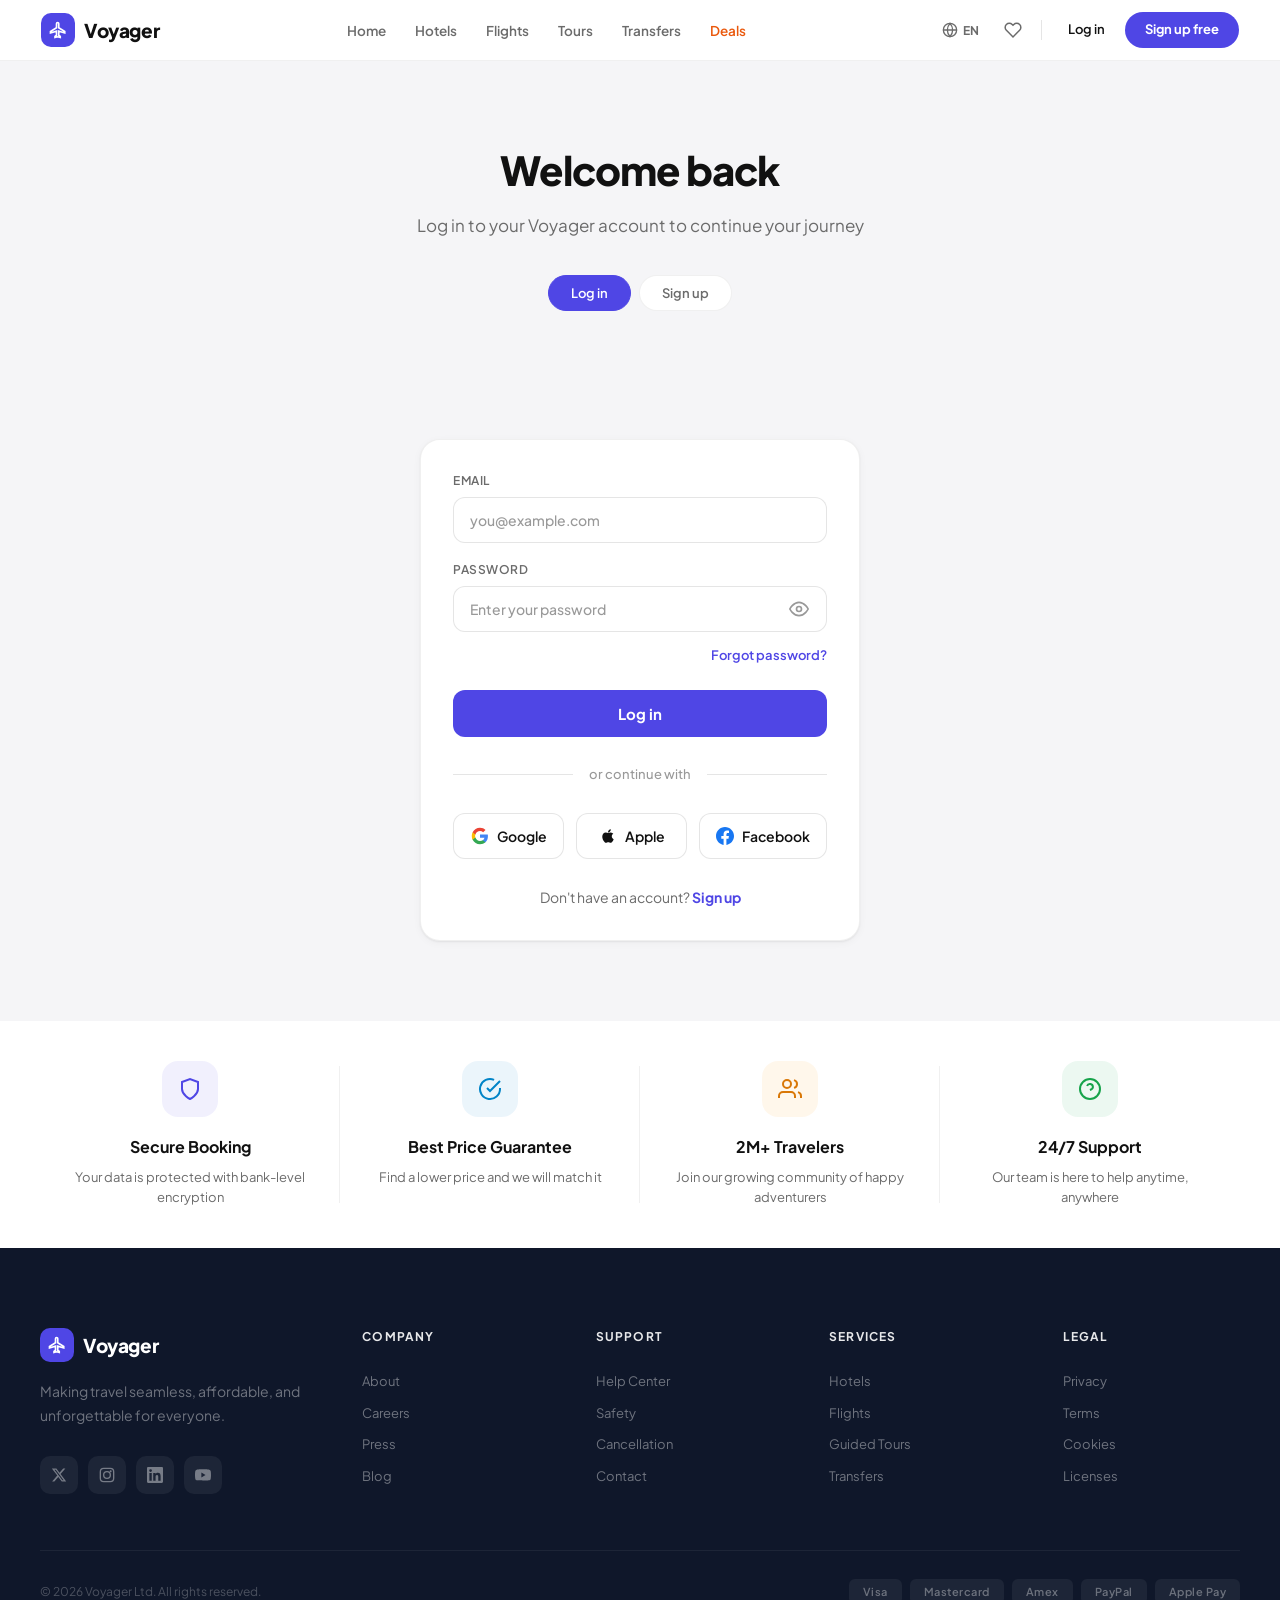
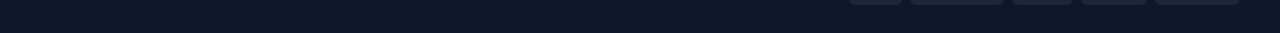
<file: login.html>
<!DOCTYPE html>
<html lang="en">
<head>
  <meta charset="UTF-8">
  <meta name="viewport" content="width=device-width, initial-scale=1.0">
  <title>Voyager — Log In or Sign Up</title>
  <link rel="stylesheet" href="styles.css">
  <link rel="preconnect" href="https://fonts.googleapis.com">
  <link href="https://fonts.googleapis.com/css2?family=Plus+Jakarta+Sans:wght@400;500;600;700;800&display=swap" rel="stylesheet">
</head>
<body>

  <!-- Navbar -->
  <nav class="navbar navbar-solid" id="navbar">
    <div class="container nav-inner">
      <a href="index.html" class="logo">
        <div class="logo-mark">
          <svg width="18" height="18" viewBox="0 0 24 24" fill="none" stroke="white" stroke-width="2.2"><path d="M21 16v-2l-8-5V3.5a1.5 1.5 0 00-3 0V9l-8 5v2l8-2.5V19l-2 1.5V22l3.5-1 3.5 1v-1.5L13 19v-5.5l8 2.5z"/></svg>
        </div>
        <span class="logo-text">Voyager</span>
      </a>

      <ul class="nav-links">
        <li><a href="index.html">Home</a></li>
        <li><a href="hotels.html">Hotels</a></li>
        <li><a href="flights.html">Flights</a></li>
        <li><a href="tours.html">Tours</a></li>
        <li><a href="transfers.html">Transfers</a></li>
        <li><a href="deals.html" class="nav-deals">Deals</a></li>
      </ul>

      <div class="nav-actions">
        <button class="nav-lang" title="Language">
          <svg width="16" height="16" viewBox="0 0 24 24" fill="none" stroke="currentColor" stroke-width="2"><circle cx="12" cy="12" r="10"/><path d="M2 12h20M12 2a15.3 15.3 0 014 10 15.3 15.3 0 01-4 10 15.3 15.3 0 01-4-10 15.3 15.3 0 014-10z"/></svg>
          EN
        </button>
        <a href="profile.html" class="nav-icon-btn" title="Saved">
          <svg width="18" height="18" viewBox="0 0 24 24" fill="none" stroke="currentColor" stroke-width="2"><path d="M20.84 4.61a5.5 5.5 0 00-7.78 0L12 5.67l-1.06-1.06a5.5 5.5 0 00-7.78 7.78l1.06 1.06L12 21.23l7.78-7.78 1.06-1.06a5.5 5.5 0 000-7.78z"/></svg>
        </a>
        <div class="nav-divider"></div>
        <a href="login.html" class="btn-secondary">Log in</a>
        <a href="login.html" class="btn-cta">Sign up free</a>
      </div>

      <button class="mobile-menu-btn" id="mobileMenuBtn">
        <span></span><span></span>
      </button>
    </div>
  </nav>

  <!-- Auth Section -->
  <section class="page-header" style="padding: 140px 0 80px;">
    <div class="container">
      <div class="page-header-content">
        <h1 id="authHeading">Welcome back</h1>
        <p id="authSubheading">Log in to your Voyager account to continue your journey</p>
      </div>

      <!-- Auth Tabs -->
      <div class="filter-pills" style="margin-bottom: 0;">
        <button class="filter-pill active" id="tabLogin" onclick="showLogin()">Log in</button>
        <button class="filter-pill" id="tabSignup" onclick="showSignup()">Sign up</button>
      </div>
    </div>
  </section>

  <section style="padding: 48px 0 80px; background: var(--surface-sunken);">
    <div class="container" style="max-width: 520px;">

      <!-- Login Form -->
      <div id="loginView" class="auth-view">
        <div class="form-section">
          <form onsubmit="return false;">
            <div class="form-group" style="margin-bottom: 18px;">
              <label class="form-label" for="login-email">Email</label>
              <input class="form-input" id="login-email" type="email" placeholder="you@example.com" autocomplete="email">
            </div>

            <div class="form-group" style="margin-bottom: 10px;">
              <label class="form-label" for="login-password">Password</label>
              <div style="position: relative;">
                <input class="form-input" id="login-password" type="password" placeholder="Enter your password" autocomplete="current-password" style="padding-right: 48px;">
                <button type="button" class="auth-password-toggle" onclick="togglePassword('login-password', this)" aria-label="Show password">
                  <svg class="eye-open" width="20" height="20" viewBox="0 0 24 24" fill="none" stroke="currentColor" stroke-width="2"><path d="M1 12s4-8 11-8 11 8 11 8-4 8-11 8-11-8-11-8z"/><circle cx="12" cy="12" r="3"/></svg>
                  <svg class="eye-closed" width="20" height="20" viewBox="0 0 24 24" fill="none" stroke="currentColor" stroke-width="2" style="display:none"><path d="M17.94 17.94A10.07 10.07 0 0112 20c-7 0-11-8-11-8a18.45 18.45 0 015.06-5.94M9.9 4.24A9.12 9.12 0 0112 4c7 0 11 8 11 8a18.5 18.5 0 01-2.16 3.19m-6.72-1.07a3 3 0 11-4.24-4.24"/><line x1="1" y1="1" x2="23" y2="23"/></svg>
                </button>
              </div>
            </div>

            <div style="text-align: right; margin-bottom: 24px;">
              <a href="#" style="font-size: 13px; font-weight: 600; color: var(--accent);">Forgot password?</a>
            </div>

            <button type="submit" class="btn-primary btn-lg" style="width: 100%; border-radius: 12px; background: var(--accent); font-weight: 700;">Log in</button>
          </form>

          <!-- Divider -->
          <div class="auth-divider">
            <span>or continue with</span>
          </div>

          <!-- Social Buttons -->
          <div class="auth-social-buttons">
            <button class="auth-social-btn" type="button">
              <svg width="18" height="18" viewBox="0 0 24 24"><path d="M22.56 12.25c0-.78-.07-1.53-.2-2.25H12v4.26h5.92a5.06 5.06 0 01-2.2 3.32v2.77h3.57c2.08-1.92 3.28-4.74 3.28-8.1z" fill="#4285F4"/><path d="M12 23c2.97 0 5.46-.98 7.28-2.66l-3.57-2.77c-.98.66-2.23 1.06-3.71 1.06-2.86 0-5.29-1.93-6.16-4.53H2.18v2.84C3.99 20.53 7.7 23 12 23z" fill="#34A853"/><path d="M5.84 14.09c-.22-.66-.35-1.36-.35-2.09s.13-1.43.35-2.09V7.07H2.18C1.43 8.55 1 10.22 1 12s.43 3.45 1.18 4.93l2.85-2.22.81-.62z" fill="#FBBC05"/><path d="M12 5.38c1.62 0 3.06.56 4.21 1.64l3.15-3.15C17.45 2.09 14.97 1 12 1 7.7 1 3.99 3.47 2.18 7.07l3.66 2.84c.87-2.6 3.3-4.53 6.16-4.53z" fill="#EA4335"/></svg>
              Google
            </button>
            <button class="auth-social-btn" type="button">
              <svg width="18" height="18" viewBox="0 0 24 24" fill="currentColor"><path d="M17.05 20.28c-.98.95-2.05.8-3.08.35-1.09-.46-2.09-.48-3.24 0-1.44.62-2.2.44-3.06-.35C2.79 15.25 3.51 7.59 9.05 7.31c1.35.07 2.29.74 3.08.8 1.18-.24 2.31-.93 3.57-.84 1.51.12 2.65.72 3.4 1.8-3.12 1.87-2.38 5.98.48 7.13-.57 1.5-1.31 2.99-2.54 4.09zM12.03 7.25c-.15-2.23 1.66-4.07 3.74-4.25.29 2.58-2.34 4.5-3.74 4.25z"/></svg>
              Apple
            </button>
            <button class="auth-social-btn" type="button">
              <svg width="18" height="18" viewBox="0 0 24 24" fill="#1877F2"><path d="M24 12.073c0-6.627-5.373-12-12-12s-12 5.373-12 12c0 5.99 4.388 10.954 10.125 11.854v-8.385H7.078v-3.47h3.047V9.43c0-3.007 1.792-4.669 4.533-4.669 1.312 0 2.686.235 2.686.235v2.953H15.83c-1.491 0-1.956.925-1.956 1.874v2.25h3.328l-.532 3.47h-2.796v8.385C19.612 23.027 24 18.062 24 12.073z"/></svg>
              Facebook
            </button>
          </div>

          <p class="auth-toggle-text">
            Don't have an account? <a href="#" onclick="showSignup(); return false;">Sign up</a>
          </p>
        </div>
      </div>

      <!-- Signup Form -->
      <div id="signupView" class="auth-view" style="display: none;">
        <div class="form-section">
          <form onsubmit="return false;">
            <div class="form-grid">
              <div class="form-group">
                <label class="form-label" for="signup-first">First name</label>
                <input class="form-input" id="signup-first" type="text" placeholder="John" autocomplete="given-name">
              </div>
              <div class="form-group">
                <label class="form-label" for="signup-last">Last name</label>
                <input class="form-input" id="signup-last" type="text" placeholder="Doe" autocomplete="family-name">
              </div>
            </div>

            <div class="form-group" style="margin-top: 18px;">
              <label class="form-label" for="signup-email">Email</label>
              <input class="form-input" id="signup-email" type="email" placeholder="you@example.com" autocomplete="email">
            </div>

            <div class="form-group" style="margin-top: 18px;">
              <label class="form-label" for="signup-password">Password</label>
              <div style="position: relative;">
                <input class="form-input" id="signup-password" type="password" placeholder="Create a password" autocomplete="new-password" oninput="checkStrength(this.value)" style="padding-right: 48px;">
                <button type="button" class="auth-password-toggle" onclick="togglePassword('signup-password', this)" aria-label="Show password">
                  <svg class="eye-open" width="20" height="20" viewBox="0 0 24 24" fill="none" stroke="currentColor" stroke-width="2"><path d="M1 12s4-8 11-8 11 8 11 8-4 8-11 8-11-8-11-8z"/><circle cx="12" cy="12" r="3"/></svg>
                  <svg class="eye-closed" width="20" height="20" viewBox="0 0 24 24" fill="none" stroke="currentColor" stroke-width="2" style="display:none"><path d="M17.94 17.94A10.07 10.07 0 0112 20c-7 0-11-8-11-8a18.45 18.45 0 015.06-5.94M9.9 4.24A9.12 9.12 0 0112 4c7 0 11 8 11 8a18.5 18.5 0 01-2.16 3.19m-6.72-1.07a3 3 0 11-4.24-4.24"/><line x1="1" y1="1" x2="23" y2="23"/></svg>
                </button>
              </div>
              <div class="auth-strength-bars">
                <div class="auth-strength-bar" id="str1"></div>
                <div class="auth-strength-bar" id="str2"></div>
                <div class="auth-strength-bar" id="str3"></div>
              </div>
              <div class="auth-strength-label" id="strengthLabel"></div>
            </div>

            <div class="form-group" style="margin-top: 18px;">
              <label class="form-label" for="signup-confirm">Confirm password</label>
              <div style="position: relative;">
                <input class="form-input" id="signup-confirm" type="password" placeholder="Confirm your password" autocomplete="new-password" style="padding-right: 48px;">
                <button type="button" class="auth-password-toggle" onclick="togglePassword('signup-confirm', this)" aria-label="Show password">
                  <svg class="eye-open" width="20" height="20" viewBox="0 0 24 24" fill="none" stroke="currentColor" stroke-width="2"><path d="M1 12s4-8 11-8 11 8 11 8-4 8-11 8-11-8-11-8z"/><circle cx="12" cy="12" r="3"/></svg>
                  <svg class="eye-closed" width="20" height="20" viewBox="0 0 24 24" fill="none" stroke="currentColor" stroke-width="2" style="display:none"><path d="M17.94 17.94A10.07 10.07 0 0112 20c-7 0-11-8-11-8a18.45 18.45 0 015.06-5.94M9.9 4.24A9.12 9.12 0 0112 4c7 0 11 8 11 8a18.5 18.5 0 01-2.16 3.19m-6.72-1.07a3 3 0 11-4.24-4.24"/><line x1="1" y1="1" x2="23" y2="23"/></svg>
                </button>
              </div>
            </div>

            <div class="auth-checkbox" style="margin-top: 24px;">
              <input type="checkbox" id="terms">
              <label for="terms">I agree to the <a href="#">Terms of Service</a> and <a href="#">Privacy Policy</a></label>
            </div>

            <button type="submit" class="btn-primary btn-lg" style="width: 100%; border-radius: 12px; background: var(--accent); font-weight: 700; margin-top: 24px;">Create account</button>
          </form>

          <!-- Divider -->
          <div class="auth-divider">
            <span>or sign up with</span>
          </div>

          <!-- Social Buttons -->
          <div class="auth-social-buttons">
            <button class="auth-social-btn" type="button">
              <svg width="18" height="18" viewBox="0 0 24 24"><path d="M22.56 12.25c0-.78-.07-1.53-.2-2.25H12v4.26h5.92a5.06 5.06 0 01-2.2 3.32v2.77h3.57c2.08-1.92 3.28-4.74 3.28-8.1z" fill="#4285F4"/><path d="M12 23c2.97 0 5.46-.98 7.28-2.66l-3.57-2.77c-.98.66-2.23 1.06-3.71 1.06-2.86 0-5.29-1.93-6.16-4.53H2.18v2.84C3.99 20.53 7.7 23 12 23z" fill="#34A853"/><path d="M5.84 14.09c-.22-.66-.35-1.36-.35-2.09s.13-1.43.35-2.09V7.07H2.18C1.43 8.55 1 10.22 1 12s.43 3.45 1.18 4.93l2.85-2.22.81-.62z" fill="#FBBC05"/><path d="M12 5.38c1.62 0 3.06.56 4.21 1.64l3.15-3.15C17.45 2.09 14.97 1 12 1 7.7 1 3.99 3.47 2.18 7.07l3.66 2.84c.87-2.6 3.3-4.53 6.16-4.53z" fill="#EA4335"/></svg>
              Google
            </button>
            <button class="auth-social-btn" type="button">
              <svg width="18" height="18" viewBox="0 0 24 24" fill="currentColor"><path d="M17.05 20.28c-.98.95-2.05.8-3.08.35-1.09-.46-2.09-.48-3.24 0-1.44.62-2.2.44-3.06-.35C2.79 15.25 3.51 7.59 9.05 7.31c1.35.07 2.29.74 3.08.8 1.18-.24 2.31-.93 3.57-.84 1.51.12 2.65.72 3.4 1.8-3.12 1.87-2.38 5.98.48 7.13-.57 1.5-1.31 2.99-2.54 4.09zM12.03 7.25c-.15-2.23 1.66-4.07 3.74-4.25.29 2.58-2.34 4.5-3.74 4.25z"/></svg>
              Apple
            </button>
            <button class="auth-social-btn" type="button">
              <svg width="18" height="18" viewBox="0 0 24 24" fill="#1877F2"><path d="M24 12.073c0-6.627-5.373-12-12-12s-12 5.373-12 12c0 5.99 4.388 10.954 10.125 11.854v-8.385H7.078v-3.47h3.047V9.43c0-3.007 1.792-4.669 4.533-4.669 1.312 0 2.686.235 2.686.235v2.953H15.83c-1.491 0-1.956.925-1.956 1.874v2.25h3.328l-.532 3.47h-2.796v8.385C19.612 23.027 24 18.062 24 12.073z"/></svg>
              Facebook
            </button>
          </div>

          <p class="auth-toggle-text">
            Already have an account? <a href="#" onclick="showLogin(); return false;">Log in</a>
          </p>
        </div>
      </div>

    </div>
  </section>

  <!-- Trust Features -->
  <section style="padding: 0; background: white;">
    <div class="container">
      <div class="trust-grid">
        <div class="trust-item">
          <div class="trust-icon trust-icon-indigo">
            <svg width="24" height="24" viewBox="0 0 24 24" fill="none" stroke="currentColor" stroke-width="2"><path d="M12 22s8-4 8-10V5l-8-3-8 3v7c0 6 8 10 8 10z"/></svg>
          </div>
          <h4>Secure Booking</h4>
          <p>Your data is protected with bank-level encryption</p>
        </div>
        <div class="trust-item">
          <div class="trust-icon trust-icon-blue">
            <svg width="24" height="24" viewBox="0 0 24 24" fill="none" stroke="currentColor" stroke-width="2"><path d="M22 11.08V12a10 10 0 11-5.93-9.14"/><polyline points="22 4 12 14.01 9 11.01"/></svg>
          </div>
          <h4>Best Price Guarantee</h4>
          <p>Find a lower price and we will match it</p>
        </div>
        <div class="trust-item">
          <div class="trust-icon trust-icon-amber">
            <svg width="24" height="24" viewBox="0 0 24 24" fill="none" stroke="currentColor" stroke-width="2"><path d="M17 21v-2a4 4 0 00-4-4H5a4 4 0 00-4 4v2"/><circle cx="9" cy="7" r="4"/><path d="M23 21v-2a4 4 0 00-3-3.87M16 3.13a4 4 0 010 7.75"/></svg>
          </div>
          <h4>2M+ Travelers</h4>
          <p>Join our growing community of happy adventurers</p>
        </div>
        <div class="trust-item">
          <div class="trust-icon trust-icon-green">
            <svg width="24" height="24" viewBox="0 0 24 24" fill="none" stroke="currentColor" stroke-width="2"><circle cx="12" cy="12" r="10"/><path d="M9.09 9a3 3 0 015.83 1c0 2-3 3-3 3"/><line x1="12" y1="17" x2="12.01" y2="17"/></svg>
          </div>
          <h4>24/7 Support</h4>
          <p>Our team is here to help anytime, anywhere</p>
        </div>
      </div>
    </div>
  </section>

  <!-- Footer -->
  <footer class="footer">
    <div class="container">
      <div class="footer-top">
        <div class="footer-brand">
          <a href="index.html" class="logo">
            <div class="logo-mark">
              <svg width="18" height="18" viewBox="0 0 24 24" fill="none" stroke="white" stroke-width="2.2"><path d="M21 16v-2l-8-5V3.5a1.5 1.5 0 00-3 0V9l-8 5v2l8-2.5V19l-2 1.5V22l3.5-1 3.5 1v-1.5L13 19v-5.5l8 2.5z"/></svg>
            </div>
            <span class="logo-text">Voyager</span>
          </a>
          <p>Making travel seamless, affordable, and unforgettable for everyone.</p>
          <div class="footer-socials">
            <a href="#" aria-label="Twitter">
              <svg width="16" height="16" viewBox="0 0 24 24" fill="currentColor"><path d="M18.244 2.25h3.308l-7.227 8.26 8.502 11.24H16.17l-5.214-6.817L4.99 21.75H1.68l7.73-8.835L1.254 2.25H8.08l4.713 6.231zm-1.161 17.52h1.833L7.084 4.126H5.117z"/></svg>
            </a>
            <a href="#" aria-label="Instagram">
              <svg width="16" height="16" viewBox="0 0 24 24" fill="none" stroke="currentColor" stroke-width="2"><rect x="2" y="2" width="20" height="20" rx="5"/><circle cx="12" cy="12" r="5"/><circle cx="17.5" cy="6.5" r="1.5" fill="currentColor" stroke="none"/></svg>
            </a>
            <a href="#" aria-label="LinkedIn">
              <svg width="16" height="16" viewBox="0 0 24 24" fill="currentColor"><path d="M20.447 20.452h-3.554v-5.569c0-1.328-.027-3.037-1.852-3.037-1.853 0-2.136 1.445-2.136 2.939v5.667H9.351V9h3.414v1.561h.046c.477-.9 1.637-1.85 3.37-1.85 3.601 0 4.267 2.37 4.267 5.455v6.286zM5.337 7.433a2.062 2.062 0 01-2.063-2.065 2.064 2.064 0 112.063 2.065zm1.782 13.019H3.555V9h3.564v11.452zM22.225 0H1.771C.792 0 0 .774 0 1.729v20.542C0 23.227.792 24 1.771 24h20.451C23.2 24 24 23.227 24 22.271V1.729C24 .774 23.2 0 22.222 0h.003z"/></svg>
            </a>
            <a href="#" aria-label="YouTube">
              <svg width="16" height="16" viewBox="0 0 24 24" fill="currentColor"><path d="M23.498 6.186a3.016 3.016 0 00-2.122-2.136C19.505 3.545 12 3.545 12 3.545s-7.505 0-9.377.505A3.017 3.017 0 00.502 6.186C0 8.07 0 12 0 12s0 3.93.502 5.814a3.016 3.016 0 002.122 2.136c1.871.505 9.376.505 9.376.505s7.505 0 9.377-.505a3.015 3.015 0 002.122-2.136C24 15.93 24 12 24 12s0-3.93-.502-5.814zM9.545 15.568V8.432L15.818 12l-6.273 3.568z"/></svg>
            </a>
          </div>
        </div>
        <div class="footer-col">
          <h4>Company</h4>
          <a href="#">About</a>
          <a href="#">Careers</a>
          <a href="#">Press</a>
          <a href="#">Blog</a>
        </div>
        <div class="footer-col">
          <h4>Support</h4>
          <a href="#">Help Center</a>
          <a href="#">Safety</a>
          <a href="#">Cancellation</a>
          <a href="#">Contact</a>
        </div>
        <div class="footer-col">
          <h4>Services</h4>
          <a href="hotels.html">Hotels</a>
          <a href="flights.html">Flights</a>
          <a href="tours.html">Guided Tours</a>
          <a href="transfers.html">Transfers</a>
        </div>
        <div class="footer-col">
          <h4>Legal</h4>
          <a href="#">Privacy</a>
          <a href="#">Terms</a>
          <a href="#">Cookies</a>
          <a href="#">Licenses</a>
        </div>
      </div>
      <div class="footer-bottom">
        <span>&copy; 2026 Voyager Ltd. All rights reserved.</span>
        <div class="footer-payments">
          <span>Visa</span>
          <span>Mastercard</span>
          <span>Amex</span>
          <span>PayPal</span>
          <span>Apple Pay</span>
        </div>
      </div>
    </div>
  </footer>

  <script src="script.js"></script>
  <script>
    // Auth view toggling
    var loginView = document.getElementById('loginView');
    var signupView = document.getElementById('signupView');
    var tabLogin = document.getElementById('tabLogin');
    var tabSignup = document.getElementById('tabSignup');
    var authHeading = document.getElementById('authHeading');
    var authSubheading = document.getElementById('authSubheading');

    function showSignup() {
      loginView.style.display = 'none';
      signupView.style.display = 'block';
      tabLogin.classList.remove('active');
      tabSignup.classList.add('active');
      authHeading.textContent = 'Create your account';
      authSubheading.textContent = 'Start exploring the world with Voyager';
    }

    function showLogin() {
      signupView.style.display = 'none';
      loginView.style.display = 'block';
      tabSignup.classList.remove('active');
      tabLogin.classList.add('active');
      authHeading.textContent = 'Welcome back';
      authSubheading.textContent = 'Log in to your Voyager account to continue your journey';
    }

    // Password show/hide toggle
    function togglePassword(inputId, btn) {
      var input = document.getElementById(inputId);
      var eyeOpen = btn.querySelector('.eye-open');
      var eyeClosed = btn.querySelector('.eye-closed');
      if (input.type === 'password') {
        input.type = 'text';
        eyeOpen.style.display = 'none';
        eyeClosed.style.display = 'block';
      } else {
        input.type = 'password';
        eyeOpen.style.display = 'block';
        eyeClosed.style.display = 'none';
      }
    }

    // Password strength indicator
    function checkStrength(password) {
      var bar1 = document.getElementById('str1');
      var bar2 = document.getElementById('str2');
      var bar3 = document.getElementById('str3');
      var label = document.getElementById('strengthLabel');
      bar1.className = 'auth-strength-bar';
      bar2.className = 'auth-strength-bar';
      bar3.className = 'auth-strength-bar';
      label.className = 'auth-strength-label';
      label.textContent = '';
      if (password.length === 0) return;
      var score = 0;
      if (password.length >= 6) score++;
      if (password.length >= 10) score++;
      if (/[A-Z]/.test(password)) score++;
      if (/[0-9]/.test(password)) score++;
      if (/[^A-Za-z0-9]/.test(password)) score++;
      if (score <= 2) {
        bar1.classList.add('weak');
        label.classList.add('weak');
        label.textContent = 'Weak';
      } else if (score <= 3) {
        bar1.classList.add('medium');
        bar2.classList.add('medium');
        label.classList.add('medium');
        label.textContent = 'Medium';
      } else {
        bar1.classList.add('strong');
        bar2.classList.add('strong');
        bar3.classList.add('strong');
        label.classList.add('strong');
        label.textContent = 'Strong';
      }
    }
  </script>

</body>
</html>
</file>
<file: styles.css>
/* ========================================
   VOYAGER — Design System
   ======================================== */

:root {
  --primary: #1a1a2e;
  --accent: #4f46e5;
  --accent-light: #6366f1;
  --accent-soft: rgba(79, 70, 229, 0.08);
  --surface: #ffffff;
  --surface-sunken: #f5f5f7;
  --text-primary: #111111;
  --text-secondary: #6b6b6b;
  --text-tertiary: #999999;
  --border: rgba(0, 0, 0, 0.06);
  --border-strong: rgba(0, 0, 0, 0.1);
  --radius-sm: 10px;
  --radius-md: 14px;
  --radius-lg: 20px;
  --radius-full: 100px;
  --shadow-sm: 0 2px 8px rgba(0,0,0,0.04), 0 1px 2px rgba(0,0,0,0.06);
  --shadow-md: 0 4px 24px rgba(0,0,0,0.06), 0 2px 8px rgba(0,0,0,0.04);
  --ease: cubic-bezier(0.33, 1, 0.68, 1);
}

*, *::before, *::after { margin: 0; padding: 0; box-sizing: border-box; }

html {
  scroll-behavior: smooth;
  -webkit-font-smoothing: antialiased;
  -moz-osx-font-smoothing: grayscale;
}

body {
  font-family: 'Plus Jakarta Sans', -apple-system, BlinkMacSystemFont, 'Segoe UI', sans-serif;
  color: var(--text-primary);
  background: var(--surface);
  line-height: 1.5;
  overflow-x: hidden;
}

.container { max-width: 1440px; margin: 0 auto; padding: 0 40px; }
a { text-decoration: none; color: inherit; }
img { max-width: 100%; display: block; }
button, input { font-family: inherit; border: none; outline: none; background: none; }

/* ========================================
   NAVBAR
   ======================================== */

.navbar {
  position: fixed;
  top: 0;
  left: 0;
  right: 0;
  z-index: 1000;
  padding: 20px 24px 0;
  transition: padding 0.4s var(--ease), background 0.4s var(--ease), border-bottom 0.4s var(--ease);
}

.navbar.scrolled,
.navbar.navbar-solid {
  padding: 0;
  background: rgba(255, 255, 255, 0.92);
  backdrop-filter: blur(20px);
  -webkit-backdrop-filter: blur(20px);
  border-bottom: 1px solid rgba(0, 0, 0, 0.06);
}

.nav-inner {
  display: flex;
  align-items: center;
  height: 56px;
  gap: 8px;
  max-width: 1200px;
  margin: 0 auto;
  background: rgba(255, 255, 255, 0.08);
  backdrop-filter: blur(16px);
  -webkit-backdrop-filter: blur(16px);
  border: 1px solid rgba(255, 255, 255, 0.12);
  border-radius: var(--radius-full);
  padding: 0 6px 0 16px;
  transition: background 0.4s var(--ease), border-color 0.4s var(--ease), border-radius 0.4s var(--ease), padding 0.4s var(--ease), height 0.4s var(--ease);
}

.navbar.scrolled .nav-inner,
.navbar-solid .nav-inner {
  background: transparent;
  backdrop-filter: none;
  -webkit-backdrop-filter: none;
  border-color: transparent;
  border-radius: 0;
  padding: 0;
  height: 60px;
}

.logo { display: flex; align-items: center; gap: 9px; flex-shrink: 0; margin-right: 4px; }

.logo-mark {
  width: 34px;
  height: 34px;
  background: var(--accent);
  color: white;
  border-radius: 10px;
  display: flex;
  align-items: center;
  justify-content: center;
  transition: transform 0.3s var(--ease);
}

.logo:hover .logo-mark { transform: rotate(-6deg) scale(1.05); }

.logo-text {
  font-weight: 800;
  font-size: 19px;
  letter-spacing: -0.4px;
  color: #fff;
  transition: color 0.4s var(--ease);
}

.navbar.scrolled .logo-text,
.navbar-solid .logo-text { color: var(--text-primary); }

.nav-links { display: flex; list-style: none; gap: 1px; margin-left: auto; }

.nav-links a {
  padding: 7px 14px;
  font-size: 13.5px;
  font-weight: 600;
  color: rgba(255, 255, 255, 0.6);
  border-radius: var(--radius-full);
  transition: color 0.2s var(--ease), background 0.2s var(--ease);
}

.nav-links a:hover { color: #fff; background: rgba(255, 255, 255, 0.1); }
.nav-links a.active { color: #fff; background: rgba(255, 255, 255, 0.12); }
.nav-deals { color: #facc15 !important; }

.navbar.scrolled .nav-links a,
.navbar-solid .nav-links a { color: var(--text-secondary); }
.navbar.scrolled .nav-links a:hover,
.navbar-solid .nav-links a:hover { color: var(--text-primary); background: var(--surface-sunken); }
.navbar.scrolled .nav-links a.active,
.navbar-solid .nav-links a.active { color: var(--text-primary); background: var(--surface-sunken); }
.navbar.scrolled .nav-deals,
.navbar-solid .nav-deals { color: #ea580c !important; }

.nav-actions { display: flex; align-items: center; gap: 4px; margin-left: auto; }

.nav-lang {
  display: flex;
  align-items: center;
  gap: 5px;
  padding: 6px 12px;
  font-size: 12px;
  font-weight: 700;
  color: rgba(255, 255, 255, 0.6);
  border-radius: var(--radius-full);
  cursor: pointer;
  transition: color 0.2s var(--ease), background 0.2s var(--ease);
}

.nav-lang:hover { color: #fff; background: rgba(255, 255, 255, 0.1); }
.navbar.scrolled .nav-lang,
.navbar-solid .nav-lang { color: var(--text-secondary); }
.navbar.scrolled .nav-lang:hover,
.navbar-solid .nav-lang:hover { color: var(--text-primary); background: var(--surface-sunken); }

.nav-icon-btn {
  width: 36px;
  height: 36px;
  display: flex;
  align-items: center;
  justify-content: center;
  border-radius: 50%;
  color: rgba(255, 255, 255, 0.55);
  cursor: pointer;
  transition: color 0.2s var(--ease), background 0.2s var(--ease);
}

.nav-icon-btn:hover { background: rgba(255, 255, 255, 0.1); color: #fff; }
.navbar.scrolled .nav-icon-btn,
.navbar-solid .nav-icon-btn { color: var(--text-secondary); }
.navbar.scrolled .nav-icon-btn:hover,
.navbar-solid .nav-icon-btn:hover { background: var(--surface-sunken); color: var(--text-primary); }

.nav-divider { width: 1px; height: 20px; background: rgba(255, 255, 255, 0.12); margin: 0 6px; }
.navbar.scrolled .nav-divider,
.navbar-solid .nav-divider { background: var(--border-strong); }

.btn-secondary {
  padding: 7px 16px;
  font-size: 13px;
  font-weight: 600;
  color: rgba(255, 255, 255, 0.75);
  border-radius: var(--radius-full);
  cursor: pointer;
  transition: color 0.2s var(--ease), background 0.2s var(--ease);
}

.btn-secondary:hover { background: rgba(255, 255, 255, 0.1); color: #fff; }
.navbar.scrolled .btn-secondary,
.navbar-solid .btn-secondary { color: var(--text-primary); }
.navbar.scrolled .btn-secondary:hover,
.navbar-solid .btn-secondary:hover { background: var(--surface-sunken); }

.btn-cta {
  padding: 8px 20px;
  font-size: 13px;
  font-weight: 700;
  color: var(--text-primary);
  background: #fff;
  border-radius: var(--radius-full);
  cursor: pointer;
  transition: background 0.2s var(--ease);
  white-space: nowrap;
}

.btn-cta:hover { background: #f0f0f0; }
.navbar.scrolled .btn-cta,
.navbar-solid .btn-cta { background: var(--accent); color: #fff; }
.navbar.scrolled .btn-cta:hover,
.navbar-solid .btn-cta:hover { background: #4338ca; }

.btn-primary {
  padding: 7px 18px;
  font-size: 13px;
  font-weight: 600;
  color: white;
  background: var(--text-primary);
  border-radius: var(--radius-full);
  cursor: pointer;
  transition: background 0.2s var(--ease), box-shadow 0.2s var(--ease);
}

.btn-primary:hover { background: #333; box-shadow: var(--shadow-sm); }
.btn-primary.btn-lg { padding: 14px 32px; font-size: 15px; }

.btn-outline-light {
  padding: 14px 32px;
  font-size: 15px;
  font-weight: 600;
  color: white;
  background: rgba(255, 255, 255, 0.12);
  border: 1px solid rgba(255, 255, 255, 0.2);
  border-radius: var(--radius-full);
  cursor: pointer;
  transition: background 0.2s var(--ease);
}

.btn-outline-light:hover { background: rgba(255, 255, 255, 0.2); }

.mobile-menu-btn { display: none; flex-direction: column; gap: 6px; cursor: pointer; padding: 8px 4px; }
.mobile-menu-btn span { width: 20px; height: 1.5px; background: #fff; border-radius: 2px; }
.navbar.scrolled .mobile-menu-btn span,
.navbar-solid .mobile-menu-btn span { background: var(--text-primary); }

/* ========================================
   HERO
   ======================================== */

.hero { position: relative; min-height: 100vh; display: flex; flex-direction: column; }

/* Intro animation */
.hero-visual-wrap,
.hero-title,
.hero-subtitle,
.search-box,
.hero-trust,
.hero-floating-pills { opacity: 0; }

.hero .navbar {
  transform: translateY(-80px);
  transition: transform 0.9s cubic-bezier(0.25, 1, 0.5, 1) 0.5s,
              padding 0.4s var(--ease), background 0.4s var(--ease), border-bottom 0.4s var(--ease);
}

.hero-visual-wrap { transform: scale(1.12); transition: opacity 1.6s var(--ease), transform 1.6s var(--ease); }

.hero-title,
.hero-subtitle,
.search-box,
.hero-trust,
.hero-floating-pills { transform: translateY(24px); }

.hero-title          { transition: opacity 0.8s var(--ease) 0.6s, transform 0.8s var(--ease) 0.6s; }
.hero-subtitle       { transition: opacity 0.8s var(--ease) 0.75s, transform 0.8s var(--ease) 0.75s; }
.search-box          { transition: opacity 0.8s var(--ease) 0.9s, transform 0.8s var(--ease) 0.9s; }
.hero-trust          { transition: opacity 0.8s var(--ease) 1.05s, transform 0.8s var(--ease) 1.05s; }
.hero-floating-pills { transition: opacity 1s var(--ease) 1.5s, transform 1s var(--ease) 1.5s; }

.hero-animate .navbar { transform: translateY(0); }

.hero-animate .hero-visual-wrap,
.hero-animate .hero-title,
.hero-animate .hero-subtitle,
.hero-animate .search-box,
.hero-animate .hero-trust,
.hero-animate .hero-floating-pills { opacity: 1; transform: none; }

/* Background */
.hero-visual-wrap { position: absolute; inset: 0; margin: 12px; border-radius: 28px; overflow: hidden; }
.hero-bg { width: 100%; height: 100%; object-fit: cover; object-position: center 35%; }

.hero-gradient {
  position: absolute;
  inset: 0;
  background:
    radial-gradient(ellipse at center 45%, rgba(0,0,0,0.2) 0%, rgba(0,0,0,0.45) 100%),
    linear-gradient(180deg, rgba(0,0,0,0.3) 0%, rgba(0,0,0,0.15) 35%, rgba(0,0,0,0.2) 65%, rgba(0,0,0,0.5) 100%);
}

/* Floating pills */
.hero-floating-pills { position: absolute; inset: 0; pointer-events: none; }

.hero-pill {
  position: absolute;
  display: flex;
  align-items: center;
  gap: 8px;
  padding: 6px 14px 6px 6px;
  background: rgba(255, 255, 255, 0.15);
  backdrop-filter: blur(16px);
  -webkit-backdrop-filter: blur(16px);
  border: 1px solid rgba(255, 255, 255, 0.2);
  border-radius: var(--radius-full);
  color: #fff;
  font-size: 13px;
  font-weight: 600;
  pointer-events: auto;
  cursor: pointer;
  transition: background 0.3s var(--ease);
  animation: float 6s ease-in-out infinite;
}

.hero-pill:hover { background: rgba(255, 255, 255, 0.25); }
.hero-pill img { width: 28px; height: 28px; border-radius: 50%; object-fit: cover; border: 2px solid rgba(255, 255, 255, 0.4); }

.pill-1 { top: 22%; left: 8%; animation-delay: 0s; }
.pill-2 { top: 18%; right: 10%; animation-delay: -1.5s; }
.pill-3 { bottom: 32%; left: 6%; animation-delay: -3s; }
.pill-4 { bottom: 28%; right: 7%; animation-delay: -4.5s; }

@keyframes float {
  0%, 100% { transform: translateY(0); }
  50% { transform: translateY(-8px); }
}

/* Content */
.hero-content-layer { position: relative; z-index: 2; flex: 1; display: flex; align-items: center; justify-content: center; padding: 0 12px 12px; }
.hero-content-layer > .container { width: 100%; text-align: center; }

.hero-title {
  font-size: 56px;
  font-weight: 800;
  line-height: 1.08;
  letter-spacing: -2px;
  color: #fff;
  margin-bottom: 14px;
}

.typewriter-wrap { display: inline; }
.typewriter { color: #facc15; -webkit-text-fill-color: #facc15; }
.typewriter-cursor { color: #facc15; font-weight: 300; animation: blink 0.8s step-end infinite; -webkit-text-fill-color: #facc15; }

@keyframes blink {
  0%, 100% { opacity: 1; }
  50% { opacity: 0; }
}

.hero-subtitle { font-size: 17px; color: rgba(255,255,255,0.7); line-height: 1.6; margin-bottom: 32px; max-width: 480px; margin-left: auto; margin-right: auto; }

/* ========================================
   SEARCH BOX
   ======================================== */

.search-box {
  background: rgba(255, 255, 255, 0.12);
  backdrop-filter: blur(20px);
  -webkit-backdrop-filter: blur(20px);
  border: 1px solid rgba(255, 255, 255, 0.15);
  border-radius: 22px;
  max-width: 1000px;
  margin: 0 auto;
  padding: 18px 18px 14px;
  text-align: left;
}

.search-tabs { display: flex; gap: 4px; margin-bottom: 16px; }

.search-tab {
  display: flex;
  align-items: center;
  gap: 6px;
  padding: 7px 16px;
  font-size: 13px;
  font-weight: 600;
  color: rgba(255, 255, 255, 0.45);
  border-radius: var(--radius-full);
  cursor: pointer;
  transition: color 0.2s var(--ease), background 0.2s var(--ease);
}

.search-tab svg { opacity: 0.4; transition: opacity 0.2s var(--ease); }
.search-tab:hover { color: rgba(255, 255, 255, 0.7); background: rgba(255, 255, 255, 0.08); }
.search-tab:hover svg { opacity: 0.7; }
.search-tab.active { font-weight: 700; }
.search-tab.active svg { opacity: 1; }

.tab-stays.active     { color: #a5b4fc; background: rgba(165, 180, 252, 0.12); }
.tab-stays.active svg { color: #a5b4fc; }
.tab-flights.active     { color: #7dd3fc; background: rgba(125, 211, 252, 0.12); }
.tab-flights.active svg { color: #7dd3fc; }
.tab-tours.active     { color: #86efac; background: rgba(134, 239, 172, 0.12); }
.tab-tours.active svg { color: #86efac; }
.tab-cars.active     { color: #fdba74; background: rgba(253, 186, 116, 0.12); }
.tab-cars.active svg { color: #fdba74; }
.tab-transfers.active     { color: #d8b4fe; background: rgba(216, 180, 254, 0.12); }
.tab-transfers.active svg { color: #d8b4fe; }

.search-form { display: none; animation: fadeIn 0.25s var(--ease); }
.search-form.active { display: block; }

@keyframes fadeIn {
  from { opacity: 0; transform: translateY(4px); }
  to { opacity: 1; transform: translateY(0); }
}

.search-bar {
  display: flex;
  align-items: center;
  background: rgba(255, 255, 255, 0.1);
  border: 1px solid rgba(255, 255, 255, 0.1);
  border-radius: var(--radius-full);
  padding: 4px;
  transition: border-color 0.2s var(--ease);
}

.search-bar:focus-within { border-color: rgba(255, 255, 255, 0.2); }

.search-cell {
  flex: 1;
  display: flex;
  align-items: center;
  gap: 10px;
  padding: 10px 16px;
  border-radius: var(--radius-full);
  cursor: pointer;
  min-width: 0;
  transition: background 0.2s var(--ease);
}

.search-cell:hover { background: rgba(255, 255, 255, 0.06); }
.search-cell-wide { flex: 1.5; }
.search-cell-narrow { flex: 0.7; }
.search-cell svg { flex-shrink: 0; color: rgba(255, 255, 255, 0.4); }
.cell-text { min-width: 0; display: flex; flex-direction: column; text-align: left; }
.cell-label { font-size: 10px; font-weight: 700; text-transform: uppercase; letter-spacing: 0.5px; color: rgba(255, 255, 255, 0.8); line-height: 1; margin-bottom: 3px; }
.cell-text input { width: 100%; font-size: 13px; color: #fff; background: none; line-height: 1; }
.cell-text input::placeholder { color: rgba(255, 255, 255, 0.3); }
.search-divider { width: 1px; height: 24px; background: rgba(255, 255, 255, 0.12); flex-shrink: 0; }

.search-btn {
  width: 46px;
  height: 46px;
  flex-shrink: 0;
  display: flex;
  align-items: center;
  justify-content: center;
  background: #fff;
  color: var(--text-primary);
  border-radius: 50%;
  cursor: pointer;
  transition: transform 0.2s var(--ease);
  margin-left: 2px;
}

.search-btn:hover { transform: scale(1.06); }
.search-btn:active { transform: scale(1); }

.btn-stays     { background: #a5b4fc; color: #1e1b4b; }
.btn-flights   { background: #7dd3fc; color: #0c4a6e; }
.btn-tours     { background: #86efac; color: #14532d; }
.btn-cars      { background: #fdba74; color: #7c2d12; }
.btn-transfers { background: #d8b4fe; color: #3b0764; }

/* ========================================
   HERO TRUST
   ======================================== */

.hero-trust { display: flex; align-items: center; justify-content: center; gap: 8px; margin-top: 18px; flex-wrap: wrap; }
.hero-trust span { font-size: 11.5px; font-weight: 500; color: rgba(255,255,255,0.45); padding: 5px 12px; border: 1px solid rgba(255,255,255,0.1); border-radius: var(--radius-full); }

/* ========================================
   STATS BAR
   ======================================== */

.stats-bar { background: white; padding: 56px 0; }
.stats-grid { display: flex; align-items: center; justify-content: center; }
.stat-item { display: flex; flex-direction: column; align-items: center; gap: 6px; flex: 1; padding: 0 32px; }
.stat-number { font-size: 36px; font-weight: 800; letter-spacing: -1.5px; background: linear-gradient(135deg, var(--accent), #818cf8); -webkit-background-clip: text; -webkit-text-fill-color: transparent; background-clip: text; }
.stat-text { font-size: 13px; font-weight: 500; color: var(--text-tertiary); letter-spacing: 0.2px; }
.stat-divider { width: 1px; height: 48px; background: var(--border); flex-shrink: 0; }

/* ========================================
   SECTIONS
   ======================================== */

.section { padding: 100px 0; }
.section-soft { background: #f9f8ff; }
.section-dark { background: #0f172a; }
.section-header { margin-bottom: 48px; }
.section-header-row { display: flex; align-items: flex-end; justify-content: space-between; }
.section-header-light .section-title { color: white; }

.section-label { display: inline-flex; align-items: center; gap: 6px; font-size: 11px; font-weight: 700; text-transform: uppercase; letter-spacing: 1.5px; color: var(--accent); margin-bottom: 10px; }
.section-label-light { color: #818cf8; }
.section-title { font-size: 36px; font-weight: 800; letter-spacing: -0.8px; color: var(--text-primary); line-height: 1.15; }
.section-desc { font-size: 15px; color: var(--text-secondary); line-height: 1.6; margin-top: 10px; }
.section-header-center { text-align: center; }
.section-header-center .section-desc { max-width: 460px; margin-left: auto; margin-right: auto; }
.section-features { background: var(--surface-sunken); }

.section-link { display: inline-flex; align-items: center; gap: 6px; font-size: 14px; font-weight: 600; color: var(--accent); transition: gap 0.3s var(--ease); flex-shrink: 0; }
.section-link svg { transition: transform 0.3s var(--ease); }
.section-link:hover { gap: 10px; }
.section-link:hover svg { transform: translateX(2px); }
.section-link-light { color: #818cf8; }

/* ========================================
   DESTINATIONS
   ======================================== */

.dest-bento { display: grid; grid-template-columns: repeat(4, 1fr); grid-template-rows: 300px 300px; gap: 14px; }
.dest-card { position: relative; border-radius: 20px; overflow: hidden; cursor: pointer; }

.dest-a { grid-column: 1 / 3; grid-row: 1 / 2; }
.dest-b { grid-column: 3 / 4; grid-row: 1 / 2; }
.dest-c { grid-column: 4 / 5; grid-row: 1 / 2; }
.dest-d { grid-column: 1 / 2; grid-row: 2 / 3; }
.dest-e { grid-column: 2 / 3; grid-row: 2 / 3; }
.dest-f { grid-column: 3 / 5; grid-row: 2 / 3; }

.dest-card img { width: 100%; height: 100%; object-fit: cover; transition: transform 0.5s var(--ease); }
.dest-card:hover img { transform: scale(1.05); }

.dest-overlay {
  position: absolute;
  inset: 0;
  background: linear-gradient(to top, rgba(0,0,0,0.55) 0%, rgba(0,0,0,0) 55%);
  transition: opacity 0.3s var(--ease);
}

.dest-card:hover .dest-overlay { opacity: 0.9; }

.dest-content { position: absolute; bottom: 0; left: 0; right: 0; padding: 22px 24px; }

.dest-badge {
  display: inline-block;
  padding: 4px 12px;
  background: rgba(255, 255, 255, 0.15);
  backdrop-filter: blur(8px);
  -webkit-backdrop-filter: blur(8px);
  color: white;
  font-size: 11px;
  font-weight: 600;
  letter-spacing: 0.3px;
  text-transform: uppercase;
  border-radius: var(--radius-full);
  margin-bottom: 10px;
  border: 1px solid rgba(255, 255, 255, 0.12);
  transition: transform 0.3s var(--ease);
}

.dest-card:hover .dest-badge { transform: translateY(-2px); }
.dest-badge-trending { background: rgba(99, 102, 241, 0.35); }
.dest-badge-hot { background: rgba(239, 68, 68, 0.35); }

.dest-content h3 { color: white; font-size: 22px; font-weight: 700; letter-spacing: -0.3px; margin-bottom: 3px; transition: transform 0.3s var(--ease); }
.dest-card:hover .dest-content h3 { transform: translateY(-4px); }
.dest-content p { color: rgba(255,255,255,0.7); font-size: 13px; transition: opacity 0.3s var(--ease); opacity: 0.7; }
.dest-card:hover .dest-content p { opacity: 1; }
.dest-a .dest-content h3, .dest-f .dest-content h3 { font-size: 28px; }

/* ========================================
   DEALS
   ======================================== */

.deals-grid { display: grid; grid-template-columns: repeat(3, 1fr); gap: 24px; }

.section-dark .deal-card { background: rgba(255,255,255,0.04); border: 1px solid rgba(255,255,255,0.06); }
.section-dark .deal-card:hover { background: rgba(255,255,255,0.07); border-color: rgba(255,255,255,0.1); }

.deal-card {
  background: white;
  border-radius: 22px;
  overflow: hidden;
  border: 1px solid var(--border);
  transition: transform 0.4s var(--ease), box-shadow 0.4s var(--ease);
}

.deal-card:hover { transform: translateY(-6px); box-shadow: var(--shadow-md); }

.deal-img { position: relative; aspect-ratio: 16 / 10; overflow: hidden; }
.deal-img img { width: 100%; height: 100%; object-fit: cover; transition: transform 0.5s var(--ease); }
.deal-card:hover .deal-img img { transform: scale(1.05); }
.deal-badge { position: absolute; top: 14px; left: 14px; padding: 5px 14px; background: #ef4444; color: white; font-size: 12px; font-weight: 700; border-radius: var(--radius-full); }
.deal-badge-gold { background: linear-gradient(135deg, #f59e0b, #d97706); }

.card-save {
  position: absolute;
  top: 12px;
  right: 12px;
  width: 34px;
  height: 34px;
  display: flex;
  align-items: center;
  justify-content: center;
  background: rgba(255, 255, 255, 0.9);
  backdrop-filter: blur(10px);
  -webkit-backdrop-filter: blur(10px);
  border-radius: 50%;
  color: var(--text-secondary);
  cursor: pointer;
  transition: color 0.2s var(--ease), background 0.2s var(--ease), transform 0.2s var(--ease);
}

.card-save:hover { background: white; color: #ef4444; transform: scale(1.12); }
.card-save.saved { color: #ef4444; background: white; }
.card-save.saved svg { fill: #ef4444; }

.deal-body { padding: 22px 22px 24px; }
.section-dark .deal-body h3 { color: white; }
.section-dark .deal-location { color: rgba(255,255,255,0.4); }
.section-dark .deal-location svg { color: rgba(255,255,255,0.25); }
.section-dark .deal-footer { border-color: rgba(255,255,255,0.06); }
.section-dark .price-amount { color: white; }
.section-dark .price-was { color: rgba(255,255,255,0.3); }
.section-dark .price-per { color: rgba(255,255,255,0.35); }

.deal-meta { display: flex; justify-content: space-between; align-items: center; margin-bottom: 12px; }

.deal-label { font-size: 11px; font-weight: 700; text-transform: uppercase; letter-spacing: 0.5px; padding: 4px 10px; border-radius: var(--radius-full); }
.deal-label-indigo { color: #4f46e5; background: rgba(79, 70, 229, 0.1); }
.deal-label-blue   { color: #0284c7; background: rgba(2, 132, 199, 0.1); }
.deal-label-green  { color: #16a34a; background: rgba(22, 163, 74, 0.1); }
.section-dark .deal-label-indigo { color: #a5b4fc; background: rgba(79, 70, 229, 0.2); }
.section-dark .deal-label-blue   { color: #7dd3fc; background: rgba(2, 132, 199, 0.2); }
.section-dark .deal-label-green  { color: #86efac; background: rgba(22, 163, 74, 0.2); }

.deal-rating { display: flex; align-items: center; gap: 3px; font-size: 12px; font-weight: 600; color: #f59e0b; }
.deal-rating svg { color: #f59e0b; }

.deal-body h3 { font-size: 17px; font-weight: 700; letter-spacing: -0.2px; margin-bottom: 6px; line-height: 1.3; transition: color 0.2s var(--ease); }
.deal-card:hover .deal-body h3 { color: var(--accent); }
.section-dark .deal-card:hover .deal-body h3 { color: #a5b4fc; }

.deal-location { display: flex; align-items: center; gap: 5px; font-size: 13px; color: var(--text-tertiary); margin-bottom: 18px; }
.deal-location svg { flex-shrink: 0; opacity: 0.5; }

.deal-footer { display: flex; align-items: baseline; justify-content: space-between; padding-top: 16px; border-top: 1px solid var(--border); }
.deal-price { display: flex; align-items: baseline; gap: 8px; }
.price-amount { font-size: 26px; font-weight: 800; letter-spacing: -0.5px; color: var(--text-primary); }
.price-was { font-size: 14px; color: var(--text-tertiary); text-decoration: line-through; }
.price-per { font-size: 13px; color: var(--text-tertiary); }

/* ========================================
   FEATURES
   ======================================== */

.features-grid { display: grid; grid-template-columns: repeat(4, 1fr); }

.feature-card {
  padding: 40px 32px;
  text-align: center;
  position: relative;
  transition: transform 0.3s var(--ease);
}

.feature-card:not(:last-child)::after { content: ''; position: absolute; right: 0; top: 20%; height: 60%; width: 1px; background: var(--border); }
.feature-card:hover { transform: translateY(-4px); }

.feature-icon {
  width: 64px;
  height: 64px;
  display: flex;
  align-items: center;
  justify-content: center;
  border-radius: 20px;
  margin: 0 auto 22px;
  transition: transform 0.3s var(--ease);
}

.feature-card:hover .feature-icon { transform: scale(1.1) rotate(-3deg); }

.feature-icon-indigo { background: rgba(79, 70, 229, 0.08); color: #4f46e5; }
.feature-icon-blue   { background: rgba(2, 132, 199, 0.08); color: #0284c7; }
.feature-icon-amber  { background: rgba(245, 158, 11, 0.08); color: #d97706; }
.feature-icon-green  { background: rgba(22, 163, 74, 0.08); color: #16a34a; }

.feature-card h4 { font-size: 17px; font-weight: 700; margin-bottom: 10px; letter-spacing: -0.2px; }
.feature-card p { font-size: 13.5px; color: var(--text-secondary); line-height: 1.7; }

/* ========================================
   HOTELS
   ======================================== */

.hotels-scroll { display: grid; grid-template-columns: repeat(4, 1fr); gap: 24px; }
.hotel-card { cursor: pointer; }
.hotel-img-link { display: block; position: relative; aspect-ratio: 4 / 3; overflow: hidden; border-radius: 16px; }
.hotel-img-link img { width: 100%; height: 100%; object-fit: cover; transition: transform 0.5s var(--ease); }
.hotel-card:hover .hotel-img-link img { transform: scale(1.04); }

.hotel-img-overlay { position: absolute; inset: 0; display: flex; justify-content: space-between; align-items: flex-start; padding: 10px; pointer-events: none; }
.hotel-rating { display: inline-flex; align-items: center; gap: 3px; font-size: 11px; font-weight: 700; color: #fff; background: rgba(0,0,0,0.45); backdrop-filter: blur(6px); -webkit-backdrop-filter: blur(6px); padding: 4px 8px; border-radius: 6px; }
.hotel-rating svg { color: #fbbf24; }
.hotel-place-badge { font-size: 10.5px; font-weight: 600; color: #fff; background: rgba(0,0,0,0.45); backdrop-filter: blur(6px); -webkit-backdrop-filter: blur(6px); padding: 4px 9px; border-radius: 6px; }

.hotel-info { padding: 12px 2px 0; }
.hotel-info h3 { font-size: 15px; font-weight: 700; letter-spacing: -0.2px; margin-bottom: 6px; color: var(--text-primary); line-height: 1.3; transition: color 0.2s var(--ease); }
.hotel-card:hover .hotel-info h3 { color: var(--accent); }

.hotel-tags { display: flex; gap: 6px; margin-bottom: 10px; }
.hotel-tags span { font-size: 11px; font-weight: 500; color: var(--text-tertiary); }
.hotel-tags span:not(:last-child)::after { content: '·'; margin-left: 6px; color: var(--text-tertiary); }

.hotel-bottom { display: flex; align-items: center; justify-content: space-between; }
.hotel-price { font-size: 16px; font-weight: 800; letter-spacing: -0.3px; color: var(--text-primary); }
.hotel-price small { font-size: 13px; font-weight: 400; color: var(--text-tertiary); letter-spacing: 0; }

.hotel-book {
  font-size: 13px;
  font-weight: 600;
  color: var(--text-primary);
  cursor: pointer;
  transition: color 0.2s var(--ease);
  text-decoration: underline;
  text-underline-offset: 3px;
  text-decoration-color: rgba(0, 0, 0, 0.2);
}

.hotel-book:hover { color: var(--accent); text-decoration-color: var(--accent); }


/* ========================================
   FAQ
   ======================================== */

.faq-layout { display: grid; grid-template-columns: 1fr 1.6fr; gap: 64px; align-items: start; }
.faq-header { position: sticky; top: 100px; }
.faq-header .section-desc { margin-top: 12px; margin-bottom: 24px; }
.faq-contact-link { display: inline-flex; align-items: center; gap: 8px; font-size: 14px; font-weight: 600; color: var(--accent); transition: gap 0.25s var(--ease); }
.faq-contact-link:hover { gap: 10px; }
.faq-list { display: flex; flex-direction: column; }
.faq-item { border-bottom: 1px solid var(--border); }
.faq-item:first-child { border-top: 1px solid var(--border); }
.faq-trigger { display: flex; align-items: center; justify-content: space-between; gap: 16px; width: 100%; padding: 22px 0; cursor: pointer; background: none; border: none; font-family: inherit; text-align: left; outline: none; }
.faq-trigger:focus-visible { outline: 2px solid var(--accent); outline-offset: 4px; border-radius: 4px; }
.faq-trigger span { font-size: 16px; font-weight: 600; letter-spacing: -0.2px; color: var(--text-primary); transition: color 0.2s var(--ease); }
.faq-item:hover .faq-trigger span { color: var(--accent); }
.faq-icon { width: 32px; height: 32px; display: flex; align-items: center; justify-content: center; border-radius: 50%; background: var(--surface-sunken); color: var(--text-secondary); flex-shrink: 0; transition: background 0.35s var(--ease), color 0.35s var(--ease), transform 0.35s var(--ease); }
.faq-item.is-open .faq-icon { background: var(--accent); color: white; transform: rotate(45deg); }
.faq-panel { overflow: hidden; max-height: 0; opacity: 0; transition: max-height 0.45s var(--ease), opacity 0.35s var(--ease); }
.faq-panel p { font-size: 14.5px; line-height: 1.7; color: var(--text-secondary); max-width: 560px; padding-bottom: 22px; }

/* ========================================
   SEARCH RESULTS
   ======================================== */

/* Search Page Header */
.search-page-header { position: relative; padding: 80px 0 0; border-bottom: 1px solid var(--border); overflow: hidden; }
.search-page-header-bg { position: absolute; inset: 0; width: 100%; height: 100%; object-fit: cover; }
.search-page-header-overlay { position: absolute; inset: 0; background: linear-gradient(135deg, rgba(15,23,42,0.88) 0%, rgba(30,41,59,0.82) 100%); }
.search-page-header > .container { position: relative; z-index: 2; }
.search-page-header .breadcrumb a, .search-page-header .breadcrumb svg { color: rgba(255,255,255,0.5); }
.search-page-header .breadcrumb .current { color: rgba(255,255,255,0.8); }
.search-page-header .breadcrumb { padding: 0 0 20px; }
.search-page-header .search-bar-row { display: flex; align-items: center; gap: 16px; }
.search-page-header .page-search { flex: 1; margin-top: 0; max-width: none; }
.search-page-header .page-search-bar { background: rgba(255,255,255,0.1); border-color: rgba(255,255,255,0.15); backdrop-filter: blur(16px); -webkit-backdrop-filter: blur(16px); box-shadow: none; border-radius: 14px; }
.search-page-header .page-search-cell svg { color: rgba(255,255,255,0.4); }
.search-page-header .page-search-cell .cell-label { color: rgba(255,255,255,0.8); }
.search-page-header .page-search-cell input { color: white; }
.search-page-header .page-search-cell input::placeholder { color: rgba(255,255,255,0.3); }
.search-page-header .page-search-divider { background: rgba(255,255,255,0.12); }
.search-page-header .filter-pills { padding: 18px 0; margin: 0; justify-content: flex-start; }
.search-page-header .filter-pill { background: rgba(255,255,255,0.1); color: rgba(255,255,255,0.8); border-color: rgba(255,255,255,0.15); }
.search-page-header .filter-pill:hover, .search-page-header .filter-pill.active { background: rgba(255,255,255,0.2); color: white; border-color: rgba(255,255,255,0.25); }

.results-header { display: flex; align-items: center; justify-content: space-between; padding: 24px 0 0; }
.results-header h2 { font-size: 22px; font-weight: 800; letter-spacing: -0.5px; }
.results-header h2 span { font-weight: 400; color: var(--text-tertiary); }
.results-controls { display: flex; align-items: center; gap: 12px; }
.sort-dropdown { display: flex; align-items: center; gap: 8px; font-size: 13px; color: var(--text-secondary); }
.sort-dropdown select { font-family: inherit; font-size: 13px; font-weight: 600; color: var(--text-primary); border: 1.5px solid var(--border-strong); border-radius: var(--radius-sm); padding: 8px 12px; background: white; cursor: pointer; outline: none; }
.results-layout { display: grid; grid-template-columns: 260px 1fr; gap: 32px; padding: 32px 0 64px; }

/* Filters Sidebar */
.filters-sidebar { position: sticky; top: 100px; align-self: start; background: white; border: 1px solid var(--border); border-radius: var(--radius-lg); padding: 24px; display: flex; flex-direction: column; gap: 24px; }
.filter-group h3 { font-size: 13px; font-weight: 700; text-transform: uppercase; letter-spacing: 0.5px; color: var(--text-primary); margin-bottom: 14px; }
.price-range-inputs { display: flex; align-items: center; gap: 10px; }
.price-input-wrap { display: flex; align-items: center; gap: 4px; padding: 8px 12px; border: 1.5px solid var(--border-strong); border-radius: var(--radius-sm); font-size: 13px; font-weight: 600; flex: 1; }
.price-input-wrap input { width: 100%; border: none; outline: none; font-family: inherit; font-size: 13px; font-weight: 600; background: none; }
.price-range-sep { color: var(--text-tertiary); }
.price-bar { height: 4px; background: var(--surface-sunken); border-radius: 2px; margin-top: 12px; }
.price-bar-fill { width: 60%; height: 100%; background: var(--accent); border-radius: 2px; }
.star-buttons { display: flex; gap: 8px; }
.star-btn { padding: 7px 14px; border: 1.5px solid var(--border-strong); border-radius: var(--radius-full); font-size: 13px; font-weight: 600; cursor: pointer; background: white; color: var(--text-secondary); transition: border-color 0.2s var(--ease), color 0.2s var(--ease), background 0.2s var(--ease); display: flex; align-items: center; gap: 4px; }
.star-btn:hover { border-color: var(--accent); color: var(--accent); }
.star-btn.active { background: var(--accent-soft); border-color: var(--accent); color: var(--accent); }
.filter-checks { display: flex; flex-direction: column; gap: 10px; }
.filter-check { display: flex; align-items: center; gap: 10px; cursor: pointer; font-size: 13px; color: var(--text-secondary); }
.filter-check input[type="checkbox"] { width: 16px; height: 16px; accent-color: var(--accent); cursor: pointer; flex-shrink: 0; }
.filter-check .check-count { color: var(--text-tertiary); font-size: 12px; margin-left: auto; }
.guest-rating-options { display: flex; flex-direction: column; gap: 8px; }
.guest-rating-btn { display: flex; align-items: center; gap: 10px; padding: 8px 12px; border: 1.5px solid var(--border-strong); border-radius: var(--radius-sm); cursor: pointer; background: white; transition: border-color 0.2s var(--ease), background 0.2s var(--ease); }
.guest-rating-btn:hover { border-color: var(--accent); }
.guest-rating-btn.active { background: var(--accent-soft); border-color: var(--accent); }
.guest-rating-score { font-size: 13px; font-weight: 700; color: var(--accent); }
.guest-rating-label { font-size: 13px; color: var(--text-secondary); }
.clear-filters { padding: 10px; border: 1.5px solid var(--border-strong); border-radius: var(--radius-sm); font-size: 13px; font-weight: 600; color: var(--text-secondary); cursor: pointer; background: white; transition: border-color 0.2s var(--ease), color 0.2s var(--ease); }
.clear-filters:hover { border-color: #ef4444; color: #ef4444; }

/* Result Cards (horizontal) */
.results-list { display: flex; flex-direction: column; gap: 20px; }
.results-list { display: grid; grid-template-columns: repeat(3, 1fr); gap: 24px; }
a.result-card { text-decoration: none; color: inherit; }
.result-card { display: flex; flex-direction: column; background: white; border: 1px solid var(--border); border-radius: var(--radius-lg); overflow: hidden; transition: transform 0.3s var(--ease), box-shadow 0.3s var(--ease); box-shadow: 0 1px 3px rgba(0,0,0,0.06); }
.result-card:hover { transform: translateY(-3px); box-shadow: 0 8px 24px rgba(0,0,0,0.1); }
.result-card .card-img { aspect-ratio: 4/3; overflow: hidden; position: relative; }
.result-card .card-img img { width: 100%; height: 100%; object-fit: cover; transition: transform 0.5s var(--ease); }
.result-card:hover .card-img img { transform: scale(1.04); }
.result-card .card-body { padding: 20px; display: flex; flex-direction: column; flex: 1; }
.result-card .card-title { font-size: 17px; font-weight: 800; letter-spacing: -0.2px; margin-bottom: 4px; color: var(--text-primary); transition: color 0.2s var(--ease); }
.result-card:hover .card-title { color: var(--accent); }
.result-card .card-location { display: flex; align-items: center; gap: 5px; font-size: 13px; color: var(--text-secondary); }
.result-card .card-location svg { flex-shrink: 0; opacity: 0.6; }
.result-card .card-footer { margin-top: auto; display: flex; align-items: baseline; justify-content: space-between; padding-top: 14px; border-top: 1px solid var(--border); }
.result-card .card-price { font-size: 20px; font-weight: 800; letter-spacing: -0.5px; color: var(--text-primary); }
.result-card .card-price small { font-size: 12px; font-weight: 500; color: var(--text-tertiary); }
.result-card .card-tags { display: flex; gap: 5px; flex-wrap: wrap; margin: 10px 0; }
.result-card .card-tag { padding: 4px 10px; background: var(--surface-sunken); border-radius: var(--radius-full); font-size: 11px; font-weight: 600; color: var(--text-secondary); }
.result-card .card-rating { display: flex; align-items: center; gap: 6px; margin-bottom: 8px; }
.result-card .card-rating-score { background: var(--accent); color: white; padding: 3px 9px; border-radius: 6px; font-size: 12px; font-weight: 700; }
.result-card .card-rating-text { font-size: 12px; font-weight: 600; color: var(--text-primary); }
.result-card .card-rating-count { font-size: 12px; color: var(--text-tertiary); }

/* Pagination */
.pagination { display: flex; align-items: center; justify-content: center; gap: 6px; padding: 32px 0 0; grid-column: 1 / -1; }
.pagination button, .pagination a { display: flex; align-items: center; justify-content: center; min-width: 38px; height: 38px; padding: 0 10px; border: 1px solid var(--border-strong); border-radius: 8px; background: white; font-size: 13px; font-weight: 500; color: var(--text-secondary); cursor: pointer; text-decoration: none; font-family: inherit; transition: border-color 0.15s var(--ease), color 0.15s var(--ease); }
.pagination button:hover, .pagination a:hover { border-color: var(--accent); color: var(--accent); }
.pagination .active { background: var(--accent); border-color: var(--accent); color: white; }
.pagination .dots { color: var(--text-tertiary); border: none; background: none; cursor: default; min-width: 28px; }
.pagination .dots:hover { color: var(--text-tertiary); border: none; }
.pagination .prev-next { font-weight: 600; gap: 4px; }

/* Mobile filter toggle */
.mobile-filter-toggle { display: none; align-items: center; gap: 6px; padding: 8px 16px; border: 1.5px solid var(--border-strong); border-radius: var(--radius-full); font-size: 13px; font-weight: 600; cursor: pointer; background: white; color: var(--text-secondary); }
.filter-close { display: none; position: absolute; top: 16px; right: 16px; width: 36px; height: 36px; align-items: center; justify-content: center; background: var(--surface-sunken); border: none; border-radius: 8px; cursor: pointer; z-index: 1; }
.filter-overlay { display: none; position: fixed; top: 0; left: 0; right: 0; bottom: 0; background: rgba(0,0,0,0.4); z-index: 999; }
.filter-overlay.show { display: block; }

/* ========================================
   Hotel Detail
   ======================================== */

.page-content { padding-top: 100px; }

/* Gallery */
.gallery { display: grid; grid-template-columns: 1.2fr 1fr; gap: 5px; border-radius: 20px; overflow: hidden; max-height: 500px; }
.gallery-main { position: relative; overflow: hidden; cursor: pointer; }
.gallery-main img, .gallery-thumb img { width: 100%; height: 100%; object-fit: cover; display: block; transition: transform 0.5s var(--ease); }
.gallery-grid { display: grid; grid-template-columns: 1fr 1fr; grid-template-rows: 1fr 1fr; gap: 5px; }
.gallery-thumb { position: relative; overflow: hidden; cursor: pointer; }
.gallery-thumb:hover img, .gallery-main:hover img { transform: scale(1.04); }
.gallery-show-all { position: absolute; bottom: 14px; right: 14px; background: rgba(255,255,255,0.92); backdrop-filter: blur(10px); -webkit-backdrop-filter: blur(10px); border: none; border-radius: 10px; padding: 10px 18px; font-size: 13px; font-weight: 600; color: var(--text-primary); cursor: pointer; display: flex; align-items: center; gap: 7px; transition: all 0.2s var(--ease); font-family: inherit; }
.gallery-show-all:hover { background: white; transform: translateY(-1px); }

/* Detail Title Bar */
.detail-title-bar { display: flex; align-items: flex-start; justify-content: space-between; gap: 24px; padding: 32px 0 0; }
.detail-title-left { flex: 1; }
.hotel-name { font-size: 30px; font-weight: 800; color: var(--text-primary); margin: 0 0 14px; line-height: 1.2; letter-spacing: -0.6px; }
.hotel-meta { display: flex; align-items: center; gap: 12px; flex-wrap: wrap; }
.hotel-meta-sep { width: 4px; height: 4px; border-radius: 50%; background: var(--border-strong); flex-shrink: 0; }
.hotel-stars { display: flex; align-items: center; gap: 2px; color: #f59e0b; }
.hotel-location { display: flex; align-items: center; gap: 5px; font-size: 14px; color: var(--text-secondary); }
.hotel-review-badge { display: flex; align-items: center; gap: 6px; font-size: 13px; color: var(--text-secondary); }
.hotel-review-score { background: var(--accent); color: white; font-size: 12px; font-weight: 700; padding: 3px 8px; border-radius: 6px; }
.detail-title-actions { display: flex; gap: 8px; flex-shrink: 0; padding-top: 4px; }
.detail-action-btn { display: flex; align-items: center; gap: 6px; padding: 9px 18px; border-radius: 10px; border: 1px solid var(--border); background: white; font-size: 13px; font-weight: 600; color: var(--text-primary); cursor: pointer; font-family: inherit; transition: all 0.2s var(--ease); }
.detail-action-btn:hover { border-color: var(--border-strong); background: var(--surface-sunken); }

/* Detail Layout */
.detail-layout { display: grid; grid-template-columns: 1fr 380px; gap: 56px; padding: 36px 0 80px; align-items: start; }

/* Highlights */
.detail-highlights { display: flex; flex-direction: column; gap: 0; padding: 28px 0; margin-bottom: 8px; border-bottom: 1px solid var(--border); }
.highlight-item { display: flex; align-items: flex-start; gap: 16px; padding: 14px 0; border-radius: 12px; transition: background 0.2s var(--ease); }
.highlight-icon { width: 44px; height: 44px; border-radius: 12px; display: flex; align-items: center; justify-content: center; flex-shrink: 0; transition: all 0.25s var(--ease); }
.highlight-icon-indigo { background: rgba(79, 70, 229, 0.08); color: #4f46e5; }
.highlight-icon-amber { background: rgba(245, 158, 11, 0.08); color: #d97706; }
.highlight-icon-green { background: rgba(22, 163, 74, 0.08); color: #16a34a; }
.highlight-title { font-size: 14px; font-weight: 700; color: var(--text-primary); margin-bottom: 3px; }
.highlight-desc { font-size: 13px; color: var(--text-tertiary); line-height: 1.5; }
.highlight-item:hover .highlight-icon { transform: scale(1.08) rotate(-3deg); }

/* Detail Sections */
.detail-section { padding: 36px 0; border-bottom: 1px solid var(--border); }
.detail-section:last-child { border-bottom: none; }
.detail-section .section-header { margin-bottom: 24px; }
.detail-section .section-label { margin-bottom: 6px; }

/* Section Headings */
.section-heading { font-size: 22px; font-weight: 800; color: var(--text-primary); margin-bottom: 24px; letter-spacing: -0.4px; }

/* Description */
.hotel-description { font-size: 15px; line-height: 1.8; color: var(--text-secondary); margin: 0 0 16px; padding: 0; border: none; }
.hotel-description-last { margin-bottom: 0; }

/* Amenities */
.amenities-grid { display: grid; grid-template-columns: repeat(4, 1fr); gap: 10px; }
.amenity-item { display: flex; flex-direction: column; align-items: center; gap: 10px; padding: 22px 8px; border-radius: 14px; background: var(--surface-sunken); text-align: center; transition: all 0.3s var(--ease); border: none; cursor: default; }
.amenity-item:hover { background: #eef2ff; transform: translateY(-2px); }
.amenity-icon { width: 42px; height: 42px; border-radius: 12px; display: flex; align-items: center; justify-content: center; background: white; color: var(--text-primary); transition: transform 0.3s var(--ease); }
.amenity-item:hover .amenity-icon { transform: scale(1.1) rotate(-3deg); color: var(--accent); }
.amenity-name { font-size: 12px; font-weight: 600; color: var(--text-primary); }

/* Rooms */
.room-card { display: flex; gap: 20px; padding: 16px; border-radius: 16px; border: 1px solid var(--border); margin-bottom: 12px; background: white; transition: all 0.3s var(--ease); }
.room-card:hover { border-color: var(--border-strong); transform: translateY(-2px); }
.room-card:last-child { margin-bottom: 0; }
.room-img { width: 200px; min-height: 140px; border-radius: 12px; overflow: hidden; flex-shrink: 0; position: relative; }
.room-img img { width: 100%; height: 100%; object-fit: cover; display: block; transition: transform 0.5s var(--ease); }
.room-card:hover .room-img img { transform: scale(1.04); }
.room-badge { position: absolute; top: 10px; left: 10px; background: var(--accent); color: white; font-size: 11px; font-weight: 700; padding: 4px 12px; border-radius: var(--radius-full); letter-spacing: 0.3px; }
.room-info { flex: 1; display: flex; flex-direction: column; justify-content: center; }
.room-name { font-size: 17px; font-weight: 700; color: var(--text-primary); margin-bottom: 8px; transition: color 0.2s var(--ease); }
.room-card:hover .room-name { color: var(--accent); }
.room-details { display: flex; gap: 14px; font-size: 13px; color: var(--text-tertiary); margin-bottom: 14px; }
.room-details span { display: flex; align-items: center; gap: 4px; }
.room-bottom { display: flex; align-items: flex-end; justify-content: space-between; }
.room-price { font-size: 20px; font-weight: 800; color: var(--text-primary); display: block; letter-spacing: -0.3px; }
.room-price small { font-size: 13px; font-weight: 500; color: var(--text-tertiary); }
.room-total { display: block; font-size: 12px; color: var(--text-tertiary); margin-top: 2px; }
.room-select-btn { padding: 10px 24px; border-radius: 10px; border: 1.5px solid var(--text-primary); background: transparent; font-size: 13px; font-weight: 600; color: var(--text-primary); cursor: pointer; transition: all 0.2s var(--ease); text-decoration: none; display: inline-flex; font-family: inherit; }
.room-select-btn:hover { background: var(--text-primary); color: white; }

/* Reviews */
.reviews-overview { display: flex; gap: 32px; margin-bottom: 28px; align-items: center; padding: 28px; background: var(--surface-sunken); border-radius: 16px; }
.review-score-big { text-align: center; flex-shrink: 0; min-width: 100px; }
.review-score-big .score { font-size: 52px; font-weight: 800; color: var(--text-primary); line-height: 1; letter-spacing: -1px; }
.review-score-big .label { font-size: 13px; font-weight: 700; color: var(--accent); margin-top: 8px; }
.review-score-big .out-of { font-size: 12px; color: var(--text-tertiary); margin-top: 3px; }
.rating-bars { flex: 1; display: flex; flex-direction: column; gap: 12px; }
.rating-bar-row { display: flex; align-items: center; gap: 12px; }
.rating-bar-label { font-size: 13px; font-weight: 500; color: var(--text-secondary); width: 85px; flex-shrink: 0; }
.rating-bar-track { flex: 1; height: 6px; background: rgba(0,0,0,0.06); border-radius: var(--radius-full); overflow: hidden; }
.rating-bar-fill { height: 100%; border-radius: var(--radius-full); background: var(--accent); transition: width 0.6s var(--ease); }
.rating-bar-value { font-size: 13px; font-weight: 700; color: var(--text-primary); width: 24px; text-align: right; }
.review-cards { display: grid; grid-template-columns: 1fr 1fr; gap: 12px; }
.review-card { padding: 22px; border-radius: 14px; border: 1px solid var(--border); background: white; transition: border-color 0.2s var(--ease); }
.review-card:hover { border-color: var(--border-strong); }
.review-card:last-child:nth-child(odd) { grid-column: 1 / -1; }
.review-header { display: flex; align-items: center; gap: 12px; margin-bottom: 14px; }
.review-avatar { width: 38px; height: 38px; border-radius: 50%; background: #eef2ff; display: flex; align-items: center; justify-content: center; font-weight: 700; font-size: 12px; color: var(--accent); flex-shrink: 0; }
.review-author { flex: 1; }
.review-author-name { font-weight: 600; font-size: 14px; color: var(--text-primary); }
.review-date { font-size: 12px; color: var(--text-tertiary); margin-top: 2px; }
.review-rating { display: flex; gap: 1px; color: #f59e0b; }
.review-text { font-size: 14px; line-height: 1.7; color: var(--text-secondary); }

/* Booking Sidebar */
.booking-sidebar { position: sticky; top: 100px; display: flex; flex-direction: column; gap: 12px; }
.booking-card { background: var(--surface-sunken); border: 1px solid var(--border); border-radius: 20px; padding: 28px; }
.booking-price-header { display: flex; align-items: baseline; gap: 6px; margin-bottom: 24px; padding-bottom: 20px; border-bottom: 1px solid var(--border); }
.booking-price-header .price { font-size: 30px; font-weight: 800; color: var(--text-primary); letter-spacing: -0.6px; }
.booking-price-header .per { font-size: 14px; color: var(--text-tertiary); font-weight: 500; }
.booking-dates { display: grid; grid-template-columns: 1fr auto 1fr; border: 1px solid var(--border); border-radius: 12px; overflow: hidden; margin-bottom: 12px; background: white; transition: border-color 0.15s var(--ease); }
.booking-dates:hover { border-color: var(--border-strong); }
.booking-date-cell { padding: 14px 16px; cursor: pointer; transition: background 0.15s var(--ease); }
.booking-date-cell:hover { background: var(--surface-sunken); }
.booking-date-label { display: block; font-size: 10px; font-weight: 700; text-transform: uppercase; letter-spacing: 0.5px; color: var(--text-tertiary); margin-bottom: 4px; }
.booking-date-value { font-size: 14px; font-weight: 600; color: var(--text-primary); }
.booking-date-divider { width: 1px; background: var(--border); }
.booking-guests { border: 1px solid var(--border); border-radius: 12px; padding: 14px 16px; margin-bottom: 16px; cursor: pointer; background: white; transition: all 0.15s var(--ease); }
.booking-guests:hover { background: var(--surface-sunken); border-color: var(--border-strong); }
.booking-guest-select { width: 100%; border: none; background: none; font-size: 14px; font-weight: 600; color: var(--text-primary); font-family: inherit; cursor: pointer; outline: none; padding: 0; margin-top: 4px; -webkit-appearance: none; }
.booking-reserve { display: block; text-align: center; width: 100%; padding: 16px; border-radius: 12px; font-size: 15px; font-weight: 700; transition: transform 0.2s var(--ease); }
.booking-reserve:hover { transform: translateY(-1px); }
.booking-breakdown { margin-top: 20px; padding-top: 20px; border-top: 1px solid var(--border); }
.booking-line { display: flex; justify-content: space-between; font-size: 14px; color: var(--text-secondary); margin-bottom: 10px; }
.booking-line:last-child { margin-bottom: 0; }
.booking-total { display: flex; justify-content: space-between; font-weight: 800; color: var(--text-primary); font-size: 16px; margin-top: 14px; padding-top: 14px; border-top: 1px solid var(--border); }
.booking-free-cancel { display: flex; align-items: center; justify-content: center; gap: 6px; margin-top: 18px; font-size: 13px; color: #15803d; font-weight: 600; padding: 10px; background: rgba(22, 163, 74, 0.06); border-radius: 10px; }
.booking-sidebar-note { padding: 14px 18px; background: white; border: 1px solid var(--border); border-radius: 14px; display: flex; align-items: center; gap: 10px; font-size: 13px; color: var(--text-secondary); line-height: 1.4; }
.booking-sidebar-note svg { flex-shrink: 0; color: var(--accent); }

/* Location Map Placeholder */
.location-section { margin-bottom: 64px; padding-top: 16px; }
.location-section .section-heading { margin-bottom: 20px; }
.map-placeholder { width: 100%; height: 340px; border-radius: 20px; background: var(--surface-sunken); display: flex; flex-direction: column; align-items: center; justify-content: center; gap: 12px; color: var(--text-tertiary); cursor: pointer; transition: all 0.3s var(--ease); position: relative; overflow: hidden; }
.map-placeholder::before { content: ''; position: absolute; inset: 0; background: radial-gradient(circle at center, transparent 0%, rgba(0,0,0,0.02) 100%); pointer-events: none; }
.map-placeholder:hover { background: #eef2ff; }
.map-placeholder svg { opacity: 0.2; transition: all 0.3s var(--ease); }
.map-placeholder:hover svg { opacity: 0.4; color: var(--accent); transform: scale(1.1); }
.map-placeholder span { font-size: 14px; font-weight: 600; transition: color 0.2s var(--ease); }
.map-placeholder:hover span { color: var(--text-secondary); }

/* Similar Hotels */
.similar-section { padding: 64px 0 80px; border-top: 1px solid var(--border); }
.similar-section .section-header { margin-bottom: 36px; }

/* ========================================
   CTA
   ======================================== */

.cta-section { padding: 32px 0; }
.cta-section .cta-inner { position: relative; padding: 100px 48px; border-radius: 32px; overflow: hidden; text-align: center; }
.cta-bg-img { position: absolute; inset: 0; width: 100%; height: 100%; object-fit: cover; }
.cta-bg-overlay {
  position: absolute;
  inset: 0;
  background:
    radial-gradient(ellipse at 50% 50%, rgba(79, 70, 229, 0.25) 0%, transparent 70%),
    linear-gradient(135deg, rgba(15, 23, 42, 0.9) 0%, rgba(30, 41, 59, 0.85) 50%, rgba(15, 23, 42, 0.92) 100%);
}

.cta-section .cta-content { position: relative; z-index: 2; }
.cta-section .cta-content h2 { font-size: 48px; font-weight: 800; color: white; letter-spacing: -1.5px; line-height: 1.1; margin-bottom: 18px; }
.cta-section .cta-content p { font-size: 17px; color: rgba(255,255,255,0.55); max-width: 500px; margin: 0 auto 40px; line-height: 1.65; }
.cta-section .cta-actions { display: flex; flex-direction: column; align-items: center; gap: 18px; }

.btn-white {
  background: white !important;
  color: var(--text-primary) !important;
  padding: 17px 44px;
  font-size: 15px;
  font-weight: 700;
  border-radius: var(--radius-full);
  cursor: pointer;
  transition: transform 0.3s var(--ease), box-shadow 0.3s var(--ease);
  border: none;
}

.btn-white:hover { transform: translateY(-2px); box-shadow: 0 16px 40px rgba(255,255,255,0.15); }
.cta-trust-row { display: flex; align-items: center; gap: 6px; font-size: 13px; font-weight: 500; color: rgba(255,255,255,0.45); }

/* ========================================
   NEWSLETTER
   ======================================== */

.newsletter-section { padding: 20px 0 100px; }
.newsletter-inner { max-width: 640px; margin: 0 auto; text-align: center; background: var(--surface-sunken); border-radius: 28px; padding: 60px 48px; }
.newsletter-icon { width: 64px; height: 64px; display: flex; align-items: center; justify-content: center; background: var(--accent-soft); color: var(--accent); border-radius: 18px; margin: 0 auto 22px; }
.newsletter-inner h3 { font-size: 28px; font-weight: 800; letter-spacing: -0.5px; margin-bottom: 10px; }
.newsletter-inner > p { font-size: 15px; color: var(--text-secondary); line-height: 1.65; margin-bottom: 30px; }
.newsletter-form { display: flex; gap: 8px; }

.newsletter-input-wrap {
  flex: 1;
  display: flex;
  align-items: center;
  gap: 10px;
  padding: 0 18px;
  background: white;
  border: 1.5px solid rgba(0, 0, 0, 0.08);
  border-radius: var(--radius-full);
  transition: border-color 0.2s var(--ease), box-shadow 0.2s var(--ease);
}

.newsletter-input-wrap:focus-within { border-color: var(--accent); box-shadow: 0 0 0 3px var(--accent-soft); }
.newsletter-input-wrap svg { flex-shrink: 0; color: var(--text-tertiary); }
.newsletter-input-wrap input { width: 100%; padding: 15px 0; font-size: 14px; color: var(--text-primary); background: none; }
.newsletter-input-wrap input::placeholder { color: #bbb; }

.newsletter-form button {
  padding: 15px 30px;
  background: var(--accent);
  color: white;
  font-size: 14px;
  font-weight: 700;
  border-radius: var(--radius-full);
  cursor: pointer;
  transition: background 0.2s var(--ease), transform 0.2s var(--ease);
  white-space: nowrap;
}

.newsletter-form button:hover { background: #4338ca; transform: translateY(-1px); }
.newsletter-note { display: block; margin-top: 16px; font-size: 12px; color: var(--text-tertiary); }

/* ========================================
   FOOTER
   ======================================== */

.footer { background: #0f172a; padding-top: 80px; }
.footer-top { display: grid; grid-template-columns: 1.5fr repeat(4, 1fr); gap: 56px; padding-bottom: 56px; }
.footer-brand .logo { margin-bottom: 18px; }
.footer-brand .logo-text { color: white; }
.footer-brand > p { font-size: 14px; color: rgba(255,255,255,0.4); line-height: 1.7; max-width: 280px; margin-bottom: 28px; }

.footer-socials { display: flex; gap: 10px; }

.footer-socials a {
  width: 38px;
  height: 38px;
  display: flex;
  align-items: center;
  justify-content: center;
  border-radius: 10px;
  background: rgba(255, 255, 255, 0.06);
  color: rgba(255, 255, 255, 0.4);
  transition: background 0.2s var(--ease), color 0.2s var(--ease), transform 0.2s var(--ease);
}

.footer-socials a:hover { background: rgba(255,255,255,0.12); color: white; transform: translateY(-2px); }

.footer-col h4 { font-size: 12px; font-weight: 700; text-transform: uppercase; letter-spacing: 1.2px; color: rgba(255,255,255,0.9); margin-bottom: 20px; }

.footer-col a {
  display: block;
  font-size: 13px;
  color: rgba(255, 255, 255, 0.4);
  padding: 6px 0;
  transition: color 0.2s var(--ease), transform 0.2s var(--ease);
}

.footer-col a:hover { color: white; transform: translateX(3px); }

.footer-bottom { display: flex; justify-content: space-between; align-items: center; padding: 28px 0; border-top: 1px solid rgba(255,255,255,0.06); }
.footer-bottom > span { font-size: 12px; color: rgba(255,255,255,0.25); }
.footer-payments { display: flex; gap: 8px; }
.footer-payments span { padding: 5px 14px; background: rgba(255,255,255,0.06); border-radius: 6px; font-size: 11px; font-weight: 600; color: rgba(255,255,255,0.35); letter-spacing: 0.5px; }

/* ========================================
   ANIMATIONS
   ======================================== */

.reveal { opacity: 0; transform: translateY(20px); transition: opacity 0.6s var(--ease), transform 0.6s var(--ease); }
.reveal.visible { opacity: 1; transform: translateY(0); }

/* ========================================
   PAGE COMPONENTS (shared across pages)
   ======================================== */

/* Page Header */
.page-header { background: var(--surface-sunken); padding: 120px 0 48px; }
.page-header-dark { background: linear-gradient(135deg, #0f172a 0%, #1e293b 100%); }
.page-header-content { text-align: center; max-width: 640px; margin: 0 auto 36px; }
.page-header-content h1 { font-size: 40px; font-weight: 800; color: var(--text-primary); margin: 0 0 12px; letter-spacing: -0.8px; }
.page-header-dark .page-header-content h1 { color: white; }
.page-header-content p { font-size: 17px; color: var(--text-secondary); margin: 0; line-height: 1.6; }
.page-header-dark .page-header-content p { color: rgba(255,255,255,0.6); }

/* Page Hero (with image) */
.page-hero { position: relative; padding: 160px 0 80px; text-align: center; overflow: hidden; }
.page-hero-bg { position: absolute; inset: 0; width: 100%; height: 100%; object-fit: cover; }
.page-hero-overlay { position: absolute; inset: 0; background: linear-gradient(135deg, rgba(15,23,42,0.88) 0%, rgba(30,41,59,0.82) 100%); }
.page-hero-content { position: relative; z-index: 2; }
.page-hero h1 { font-size: 48px; font-weight: 800; color: white; letter-spacing: -1.5px; margin: 0 0 12px; }
.page-hero p { font-size: 17px; color: rgba(255,255,255,0.6); margin: 0; line-height: 1.6; max-width: 500px; margin-left: auto; margin-right: auto; }

/* Page Search Bar */
.page-search { max-width: 860px; margin: 0 auto; }
.page-search-bar {
  background: white;
  border: 1px solid var(--border);
  border-radius: 16px;
  padding: 6px;
  display: flex;
  align-items: center;
  box-shadow: 0 2px 12px rgba(0,0,0,0.06);
}
.page-hero .page-search-bar { background: rgba(255,255,255,0.1); border-color: rgba(255,255,255,0.15); backdrop-filter: blur(16px); -webkit-backdrop-filter: blur(16px); box-shadow: none; }
.page-search-cell { display: flex; align-items: center; gap: 10px; padding: 12px 18px; flex: 1; min-width: 0; }
.page-search-cell svg { flex-shrink: 0; color: var(--text-tertiary); }
.page-hero .page-search-cell svg { color: rgba(255,255,255,0.4); }
.page-search-cell .cell-label { font-size: 10px; font-weight: 700; text-transform: uppercase; letter-spacing: 0.5px; color: var(--text-secondary); margin-bottom: 3px; }
.page-hero .page-search-cell .cell-label { color: rgba(255,255,255,0.8); }
.page-search-cell input, .page-search-cell select { width: 100%; font-size: 13px; color: var(--text-primary); background: none; border: none; outline: none; font-family: inherit; }
.page-hero .page-search-cell input { color: white; }
.page-search-cell input::placeholder { color: var(--text-tertiary); }
.page-hero .page-search-cell input::placeholder { color: rgba(255,255,255,0.3); }
.page-search-divider { width: 1px; height: 28px; background: var(--border); flex-shrink: 0; }
.page-hero .page-search-divider { background: rgba(255,255,255,0.12); }
.page-search { margin-top: 36px; }
.page-search-btn { width: 46px; height: 46px; flex-shrink: 0; display: flex; align-items: center; justify-content: center; background: var(--accent); color: white; border-radius: 50%; cursor: pointer; transition: transform 0.2s var(--ease); border: none; }
.page-search-btn:hover { transform: scale(1.06); }

/* Category Pills */
.categories-row { display: flex; gap: 10px; flex-wrap: wrap; justify-content: center; padding: 40px 0; }
.category-pill {
  display: flex;
  align-items: center;
  gap: 10px;
  padding: 10px 20px 10px 10px;
  background: white;
  border: 1px solid var(--border);
  border-radius: var(--radius-full);
  cursor: pointer;
  transition: border-color 0.2s var(--ease), box-shadow 0.2s var(--ease);
}
.category-pill:hover { border-color: var(--accent); box-shadow: 0 2px 12px rgba(79,70,229,0.1); }
.category-pill-icon { width: 36px; height: 36px; border-radius: 50%; display: flex; align-items: center; justify-content: center; font-size: 16px; }
.category-pill-name { font-size: 13px; font-weight: 600; color: var(--text-primary); }
.category-pill-count { font-size: 11px; color: var(--text-tertiary); }

/* Filter Pills */
.filter-pills { display: flex; gap: 8px; flex-wrap: wrap; justify-content: center; margin-bottom: 40px; }
.filter-pill {
  padding: 9px 22px;
  border-radius: var(--radius-full);
  font-size: 13px;
  font-weight: 600;
  cursor: pointer;
  border: 1.5px solid var(--border);
  background: white;
  color: var(--text-secondary);
  transition: border-color 0.2s var(--ease), color 0.2s var(--ease), background 0.2s var(--ease);
}
.filter-pill:hover { border-color: var(--text-tertiary); color: var(--text-primary); }
.filter-pill.active { background: var(--accent); color: white; border-color: var(--accent); }

/* Card Grid */
.card-grid { display: grid; grid-template-columns: repeat(3, 1fr); gap: 24px; }
.card-grid-4 { grid-template-columns: repeat(4, 1fr); }

/* Generic Card */
.card {
  background: white;
  border-radius: 20px;
  overflow: hidden;
  border: 1px solid var(--border);
  transition: transform 0.3s var(--ease), box-shadow 0.3s var(--ease);
}
.card:hover { transform: translateY(-4px); box-shadow: var(--shadow-md); }
.card-img { position: relative; aspect-ratio: 16 / 10; overflow: hidden; }
.card-img img { width: 100%; height: 100%; object-fit: cover; transition: transform 0.5s var(--ease); }
.card:hover .card-img img { transform: scale(1.04); }
.card-body { padding: 20px; }
.card-badge { position: absolute; top: 12px; left: 12px; padding: 5px 14px; color: white; font-size: 12px; font-weight: 700; border-radius: var(--radius-full); background: var(--accent); }
.card-badge-red { background: #ef4444; }
.card-badge-gold { background: linear-gradient(135deg, #f59e0b, #d97706); }
.card-badge-green { background: #16a34a; }
.card-meta { display: flex; justify-content: space-between; align-items: center; margin-bottom: 10px; }
.card-label { font-size: 11px; font-weight: 700; text-transform: uppercase; letter-spacing: 0.5px; padding: 4px 10px; border-radius: var(--radius-full); }
.card-rating { display: flex; align-items: center; gap: 3px; font-size: 12px; font-weight: 600; color: #f59e0b; }
.card-title { font-size: 17px; font-weight: 700; letter-spacing: -0.2px; margin-bottom: 6px; line-height: 1.3; transition: color 0.2s var(--ease); }
.card:hover .card-title { color: var(--accent); }
.card-location { display: flex; align-items: center; gap: 5px; font-size: 13px; color: var(--text-tertiary); margin-bottom: 16px; }
.card-location svg { flex-shrink: 0; opacity: 0.5; }
.card-footer { display: flex; align-items: baseline; justify-content: space-between; padding-top: 14px; border-top: 1px solid var(--border); }
.card-price { font-size: 24px; font-weight: 800; letter-spacing: -0.5px; }
.card-price-was { font-size: 14px; color: var(--text-tertiary); text-decoration: line-through; margin-left: 8px; }
.card-price-per { font-size: 13px; color: var(--text-tertiary); }

/* Trust Grid */
.trust-grid { display: grid; grid-template-columns: repeat(4, 1fr); gap: 0; }
.trust-item { padding: 40px 32px; text-align: center; position: relative; }
.trust-item:not(:last-child)::after { content: ''; position: absolute; right: 0; top: 20%; height: 60%; width: 1px; background: var(--border); }
.trust-icon { width: 56px; height: 56px; display: flex; align-items: center; justify-content: center; border-radius: 16px; margin: 0 auto 18px; }
.trust-icon-indigo { background: rgba(79,70,229,0.08); color: #4f46e5; }
.trust-icon-blue { background: rgba(2,132,199,0.08); color: #0284c7; }
.trust-icon-amber { background: rgba(245,158,11,0.08); color: #d97706; }
.trust-icon-green { background: rgba(22,163,74,0.08); color: #16a34a; }
.trust-item h4 { font-size: 16px; font-weight: 700; margin-bottom: 8px; }
.trust-item p { font-size: 13px; color: var(--text-secondary); line-height: 1.6; }

/* How It Works Steps */
.steps-grid { display: grid; grid-template-columns: repeat(3, 1fr); gap: 48px; text-align: center; padding: 48px 0; }
.step-item .step-num { width: 48px; height: 48px; border-radius: 50%; background: var(--accent); color: white; font-size: 18px; font-weight: 800; display: flex; align-items: center; justify-content: center; margin: 0 auto 18px; }
.step-item h4 { font-size: 16px; font-weight: 700; margin-bottom: 8px; }
.step-item p { font-size: 13px; color: var(--text-secondary); line-height: 1.6; }

/* Form Components (shared by checkout, login, profile) */
.form-section { background: white; border-radius: var(--radius-lg); padding: 32px; box-shadow: var(--shadow-sm); border: 1px solid var(--border); }
.form-section-title { font-size: 18px; font-weight: 700; margin-bottom: 24px; color: var(--text-primary); display: flex; align-items: center; gap: 10px; }
.form-section-title svg { color: var(--accent); }
.form-grid { display: grid; grid-template-columns: 1fr 1fr; gap: 18px; }
.form-group { display: flex; flex-direction: column; gap: 7px; }
.form-group.full-width { grid-column: 1 / -1; }
.form-label { font-size: 12px; font-weight: 600; color: var(--text-secondary); text-transform: uppercase; letter-spacing: 0.5px; }
.form-input, .form-select, .form-textarea {
  width: 100%;
  padding: 13px 16px;
  border: 1.5px solid rgba(0,0,0,0.1);
  border-radius: 12px;
  font-family: inherit;
  font-size: 14px;
  font-weight: 500;
  color: var(--text-primary);
  background: white;
  transition: border-color 0.2s var(--ease), box-shadow 0.2s var(--ease);
  outline: none;
}
.form-input::placeholder, .form-textarea::placeholder { color: var(--text-tertiary); }
.form-input:focus, .form-select:focus, .form-textarea:focus { border-color: var(--accent); box-shadow: 0 0 0 3px rgba(79,70,229,0.1); }
.form-select {
  appearance: none;
  background-image: url("data:image/svg+xml,%3Csvg width='12' height='8' viewBox='0 0 12 8' fill='none' xmlns='http://www.w3.org/2000/svg'%3E%3Cpath d='M1 1.5L6 6.5L11 1.5' stroke='%236b6b6b' stroke-width='1.5' stroke-linecap='round' stroke-linejoin='round'/%3E%3C/svg%3E");
  background-repeat: no-repeat;
  background-position: right 16px center;
  padding-right: 40px;
  cursor: pointer;
}
.form-textarea { resize: vertical; min-height: 90px; }

/* Breadcrumb */
.breadcrumb { display: flex; align-items: center; gap: 8px; font-size: 13px; color: var(--text-tertiary); padding: 20px 0; }
.breadcrumb a { color: var(--text-secondary); transition: color 0.2s var(--ease); }
.breadcrumb a:hover { color: var(--accent); }
.breadcrumb .current { color: var(--text-primary); font-weight: 600; }

/* Checkout Nav */
.checkout-nav {
  background: white;
  border-bottom: 1px solid var(--border);
  padding: 0 40px;
  height: 72px;
  display: flex;
  align-items: center;
  justify-content: space-between;
  position: sticky;
  top: 0;
  z-index: 100;
}
.checkout-nav .logo-text { color: var(--text-primary); }
.checkout-nav-help { display: flex; align-items: center; gap: 8px; color: var(--text-secondary); font-size: 14px; font-weight: 500; }
.checkout-nav-help svg { color: var(--accent); }

/* Progress Steps */
.progress-steps { background: white; border-bottom: 1px solid var(--border); padding: 28px 40px; }
.steps-track { display: flex; align-items: center; justify-content: center; max-width: 560px; margin: 0 auto; }
.step { display: flex; align-items: center; gap: 10px; white-space: nowrap; }
.step-number { width: 32px; height: 32px; border-radius: 50%; display: flex; align-items: center; justify-content: center; font-size: 12px; font-weight: 700; background: var(--surface-sunken); color: var(--text-tertiary); border: 2px solid var(--border-strong); flex-shrink: 0; }
.step.active .step-number { background: var(--accent); color: white; border-color: var(--accent); }
.step.completed .step-number { background: var(--accent); color: white; border-color: var(--accent); }
.step-label { font-size: 14px; font-weight: 600; color: var(--text-tertiary); }
.step.active .step-label { color: var(--text-primary); }
.step.completed .step-label { color: var(--accent); }
.step-line { width: 80px; height: 2px; background: var(--border-strong); margin: 0 16px; flex-shrink: 0; }
.step-line.completed { background: var(--accent); }

/* Auth Page Components (login/signup) */
.auth-view { transition: opacity 0.3s ease; }
.auth-divider { display: flex; align-items: center; gap: 16px; margin: 28px 0; }
.auth-divider::before, .auth-divider::after { content: ''; flex: 1; height: 1px; background: var(--border-strong); }
.auth-divider span { font-size: 13px; color: var(--text-tertiary); font-weight: 500; white-space: nowrap; }
.auth-social-buttons { display: flex; gap: 12px; }
.auth-social-btn {
  flex: 1;
  display: flex;
  align-items: center;
  justify-content: center;
  gap: 8px;
  padding: 13px 16px;
  font-size: 14px;
  font-weight: 600;
  color: var(--text-primary);
  background: #fff;
  border: 1.5px solid var(--border-strong);
  border-radius: 12px;
  cursor: pointer;
  transition: all 0.2s var(--ease);
}
.auth-social-btn:hover { background: var(--surface-sunken); border-color: rgba(0,0,0,0.15); }
.auth-social-btn svg { flex-shrink: 0; }
.auth-toggle-text { text-align: center; margin-top: 28px; font-size: 14px; color: var(--text-secondary); }
.auth-toggle-text a { color: var(--accent); font-weight: 700; cursor: pointer; transition: color 0.2s; }
.auth-toggle-text a:hover { color: var(--accent-light); }
.auth-password-toggle {
  position: absolute;
  right: 14px;
  top: 50%;
  transform: translateY(-50%);
  cursor: pointer;
  color: var(--text-tertiary);
  display: flex;
  align-items: center;
  justify-content: center;
  padding: 4px;
  border-radius: 6px;
  transition: color 0.2s;
}
.auth-password-toggle:hover { color: var(--text-secondary); }
.auth-checkbox { display: flex; align-items: flex-start; gap: 10px; }
.auth-checkbox input[type="checkbox"] { width: 18px; height: 18px; margin-top: 2px; accent-color: var(--accent); cursor: pointer; flex-shrink: 0; }
.auth-checkbox label { font-size: 13px; color: var(--text-secondary); line-height: 1.5; cursor: pointer; }
.auth-checkbox label a { color: var(--accent); font-weight: 600; }
.auth-checkbox label a:hover { text-decoration: underline; }
.auth-strength-bars { display: flex; gap: 4px; margin-top: 8px; height: 4px; }
.auth-strength-bar { flex: 1; border-radius: 100px; background: var(--border-strong); transition: background 0.3s ease; }
.auth-strength-bar.weak { background: #ef4444; }
.auth-strength-bar.medium { background: #f59e0b; }
.auth-strength-bar.strong { background: #22c55e; }
.auth-strength-label { font-size: 12px; margin-top: 5px; color: var(--text-tertiary); font-weight: 500; }
.auth-strength-label.weak { color: #ef4444; }
.auth-strength-label.medium { color: #f59e0b; }
.auth-strength-label.strong { color: #22c55e; }

@media (max-width: 768px) {
  .auth-social-buttons { flex-direction: column; }
}

/* ========================================
   RESPONSIVE
   ======================================== */

@media (max-width: 1024px) {
  .hotels-scroll { grid-template-columns: repeat(2, 1fr); }
  .features-grid { grid-template-columns: repeat(2, 1fr); }
  .feature-card:nth-child(2)::after { display: none; }
  .dest-bento { grid-template-columns: repeat(2, 1fr); grid-template-rows: 260px 260px 260px; }
  .dest-a { grid-column: 1 / -1; }
  .dest-f { grid-column: 1 / -1; }
  .footer-top { grid-template-columns: 1fr 1fr; gap: 32px; }
  .footer-brand { grid-column: 1 / -1; }
  .card-grid { grid-template-columns: repeat(2, 1fr); }
  .card-grid-4 { grid-template-columns: repeat(2, 1fr); }
  .trust-grid { grid-template-columns: repeat(2, 1fr); }
  .trust-item:nth-child(2)::after { display: none; }
  .trust-item:nth-child(3)::after { display: none; }
  .page-hero h1 { font-size: 36px; }
  .detail-layout { grid-template-columns: 1fr; }
  .detail-title-actions { display: none; }
}

@media (max-width: 768px) {
  .container { padding: 0 20px; }
  .nav-links, .nav-actions { display: none; }
  .mobile-menu-btn { display: flex; margin-left: auto; }
  .nav-inner { padding: 0 12px; }

  .hero-title { font-size: 40px; letter-spacing: -1px; }
  .hero-floating-pills { display: none; }

  .search-box { border-radius: 20px; padding: 16px; }
  .search-tabs { overflow-x: auto; -webkit-overflow-scrolling: touch; gap: 2px; margin-bottom: 14px; }
  .search-tab { white-space: nowrap; padding: 7px 14px; font-size: 12px; gap: 5px; }
  .search-tab svg { width: 15px; height: 15px; }
  .search-bar { flex-direction: column; border-radius: var(--radius-lg); padding: 8px; }
  .search-cell { padding: 12px 14px; }
  .search-divider { width: 100%; height: 1px; }
  .search-cell-wide, .search-cell-narrow { flex: auto; }
  .search-btn { width: 100%; height: auto; border-radius: var(--radius-full); padding: 14px; margin-left: 0; margin-top: 4px; }

  .section { padding: 64px 0; }
  .section-title { font-size: 28px; }
  .section-header-row { flex-direction: column; align-items: flex-start; gap: 12px; }

  .stats-grid { flex-wrap: wrap; gap: 24px; }
  .stat-divider { display: none; }
  .stat-item { flex: 1; min-width: 120px; }

  .dest-bento { grid-template-columns: 1fr 1fr; grid-template-rows: 220px 220px 220px; }
  .dest-a, .dest-f { grid-column: 1 / -1; }

  .deals-grid { grid-template-columns: 1fr; }
  .hotels-scroll { grid-template-columns: repeat(2, 1fr); }
  .features-grid { grid-template-columns: 1fr 1fr; }
  .feature-card::after { display: none !important; }


  .faq-layout { grid-template-columns: 1fr; gap: 32px; }

  /* Search results responsive */
  .search-page-header { padding: 80px 0 20px; }
  .results-layout { grid-template-columns: 1fr; }
  .filters-sidebar { display: none; position: fixed; top: 0; left: 0; right: 0; bottom: 0; z-index: 1000; border-radius: 0; overflow-y: auto; padding: 24px; padding-top: 60px; }
  .filters-sidebar.show { display: flex; }
  .filter-close { display: flex; }
  .mobile-filter-toggle { display: flex; }
  .results-list { grid-template-columns: repeat(2, 1fr); }
  .results-header { flex-wrap: wrap; gap: 12px; }
  .faq-header { position: static; }

  .cta-section .cta-inner { padding: 48px 24px; border-radius: 20px; }
  .cta-section .cta-content h2 { font-size: 28px; }

  .newsletter-section { padding: 0 0 64px; }
  .newsletter-inner { padding: 40px 24px; border-radius: 22px; }
  .newsletter-form { flex-direction: column; }
  .newsletter-input-wrap { padding: 0 16px; }

  .footer { padding-top: 48px; }
  .footer-top { grid-template-columns: 1fr 1fr; gap: 28px; }
  .footer-brand { grid-column: 1 / -1; }
  .footer-bottom { flex-direction: column; gap: 16px; text-align: center; }

  /* Shared component responsive */
  .page-header { padding: 0 20px; }
  .page-hero { padding: 80px 20px 60px; min-height: 320px; }
  .page-hero h1 { font-size: 32px; }
  .page-search-bar { flex-direction: column; border-radius: var(--radius-lg); }
  .page-search-divider { width: 100%; height: 1px; }
  .page-search-btn { width: 100%; border-radius: var(--radius-full); padding: 14px; }
  .categories-row { padding: 24px 0; gap: 8px; }
  .card-grid, .card-grid-4 { grid-template-columns: 1fr; }
  .trust-grid { grid-template-columns: 1fr; }
  .trust-item::after { display: none !important; }
  .steps-grid { grid-template-columns: 1fr; gap: 32px; }
  .form-grid { grid-template-columns: 1fr; }
  .checkout-nav { padding: 0 20px; }
  .progress-steps { padding: 20px; }
  .steps-track { flex-direction: column; gap: 12px; }
  .step-line { width: 2px; height: 24px; margin: 0; }
  .gallery { grid-template-columns: 1fr; max-height: none; border-radius: 16px; }
  .gallery-main { height: 260px; }
  .gallery-thumb { height: 140px; }
  .amenities-grid { grid-template-columns: repeat(2, 1fr); }
  .room-card { flex-direction: column; }
  .room-img { width: 100%; height: 200px; }
  .reviews-overview { flex-direction: column; gap: 16px; }
  .review-cards { grid-template-columns: 1fr; }
  .review-card:last-child:nth-child(odd) { grid-column: auto; }
  .hotel-name { font-size: 24px; }
  .hotel-meta { gap: 8px; }
  .detail-layout { gap: 24px; padding: 24px 0 48px; }
  .detail-title-bar { flex-direction: column; gap: 16px; }
  .detail-title-actions { display: flex; }
  .booking-card { padding: 20px; }
  .similar-section { padding: 40px 0 60px; }
}

@media (max-width: 480px) {
  .hero-title { font-size: 34px; letter-spacing: -0.8px; }
  .hero-visual-wrap { margin: 8px; border-radius: 20px; }
  .hero-trust { flex-wrap: wrap; justify-content: center; }
  .dest-bento { grid-template-columns: 1fr; grid-template-rows: auto; }
  .dest-card { aspect-ratio: 16/10; }
  .dest-a, .dest-b, .dest-c, .dest-d, .dest-e, .dest-f { grid-column: auto; grid-row: auto; }
  .hotels-scroll { grid-template-columns: 1fr; }
  .features-grid { grid-template-columns: 1fr; }
  .footer-top { grid-template-columns: 1fr; }
  .results-list { grid-template-columns: 1fr; }
  .page-hero h1 { font-size: 28px; }
  .categories-row { justify-content: flex-start; overflow-x: auto; flex-wrap: nowrap; -webkit-overflow-scrolling: touch; }
  .category-pill { flex-shrink: 0; }
  .breadcrumb { font-size: 12px; flex-wrap: wrap; }
}
</file>
